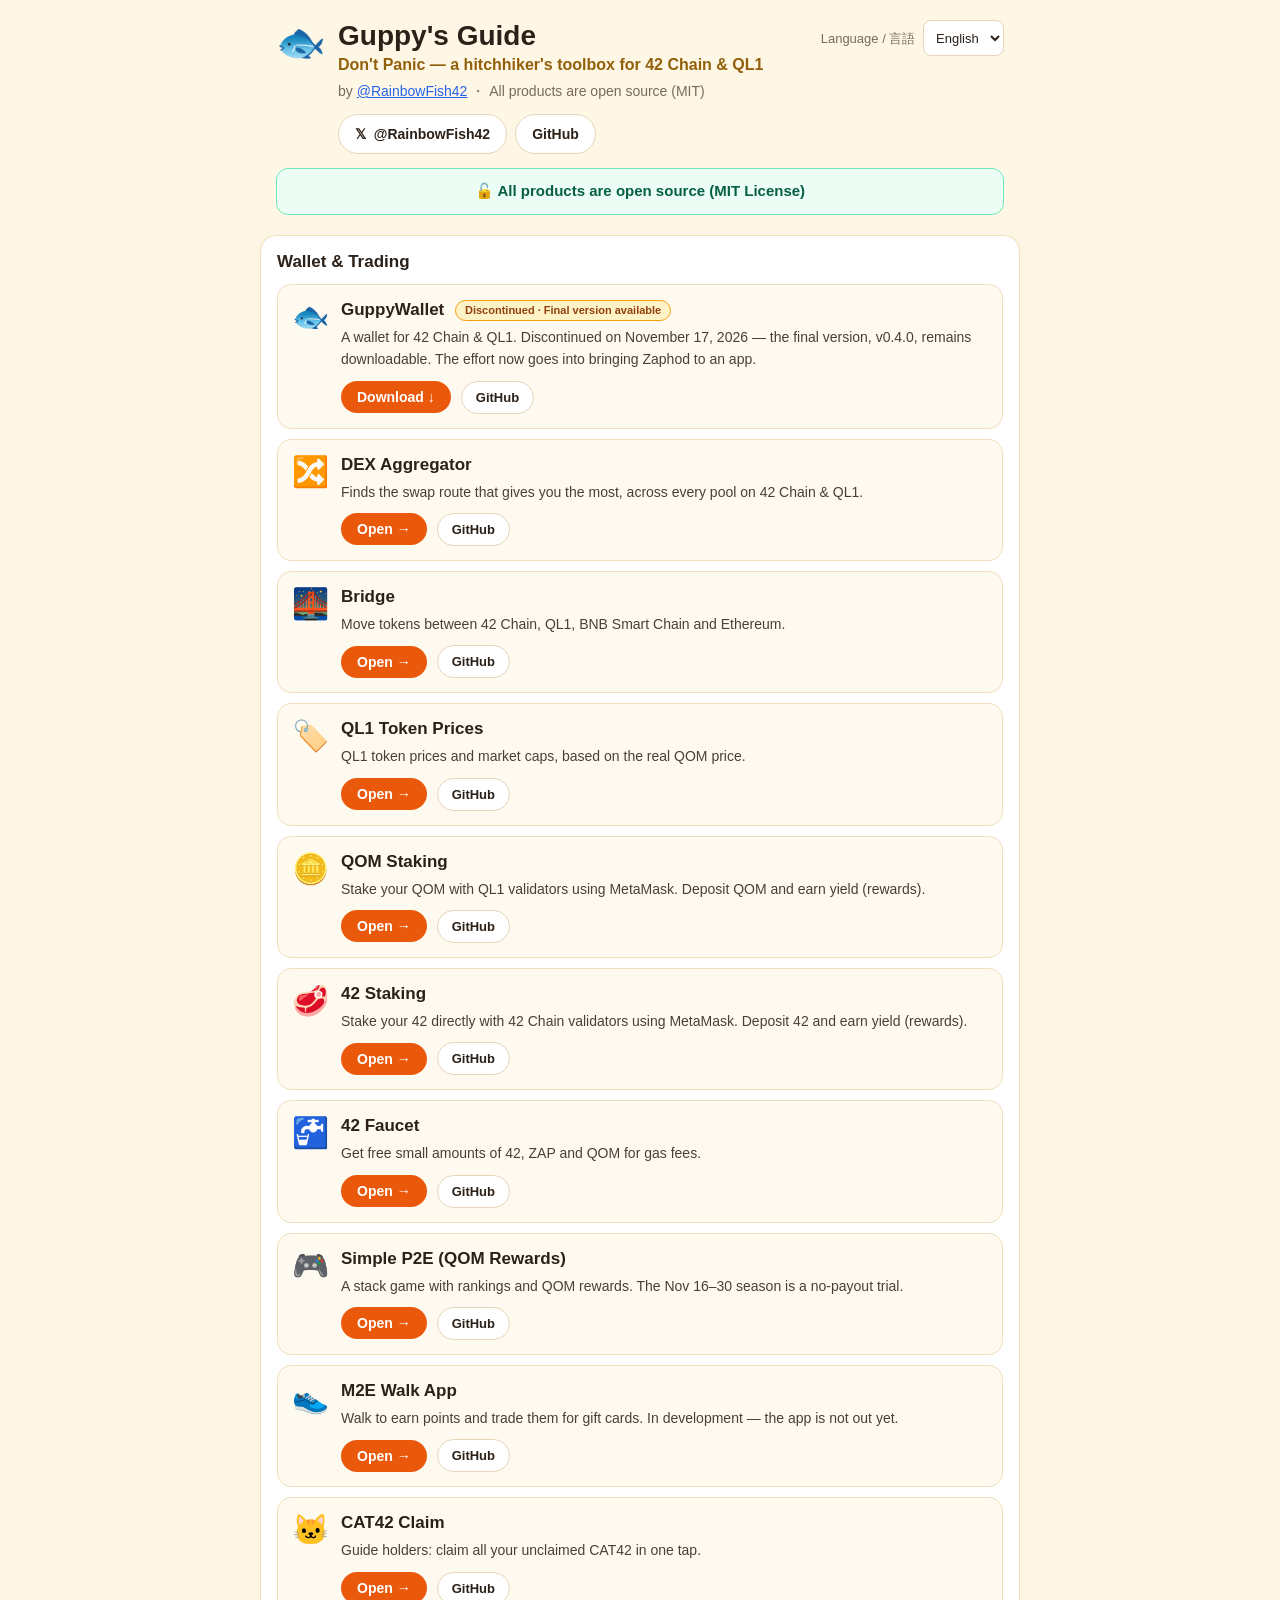
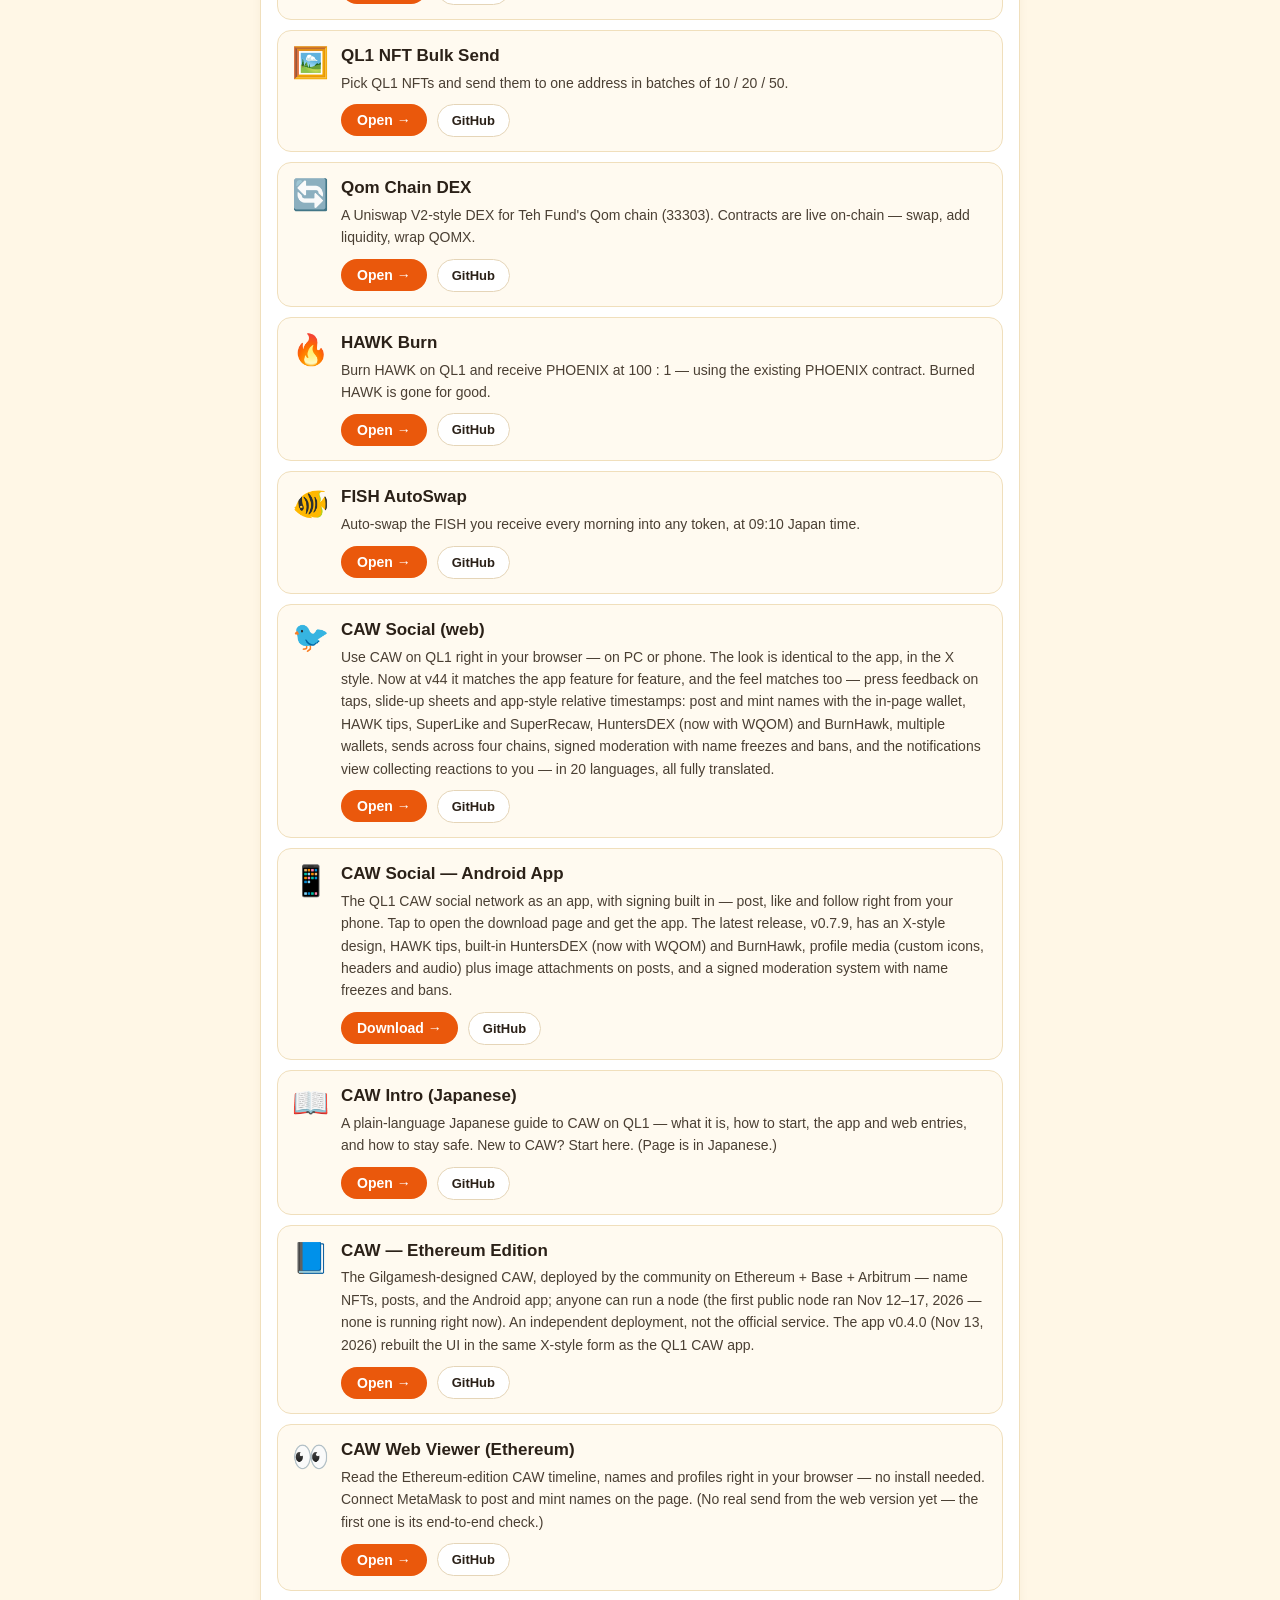
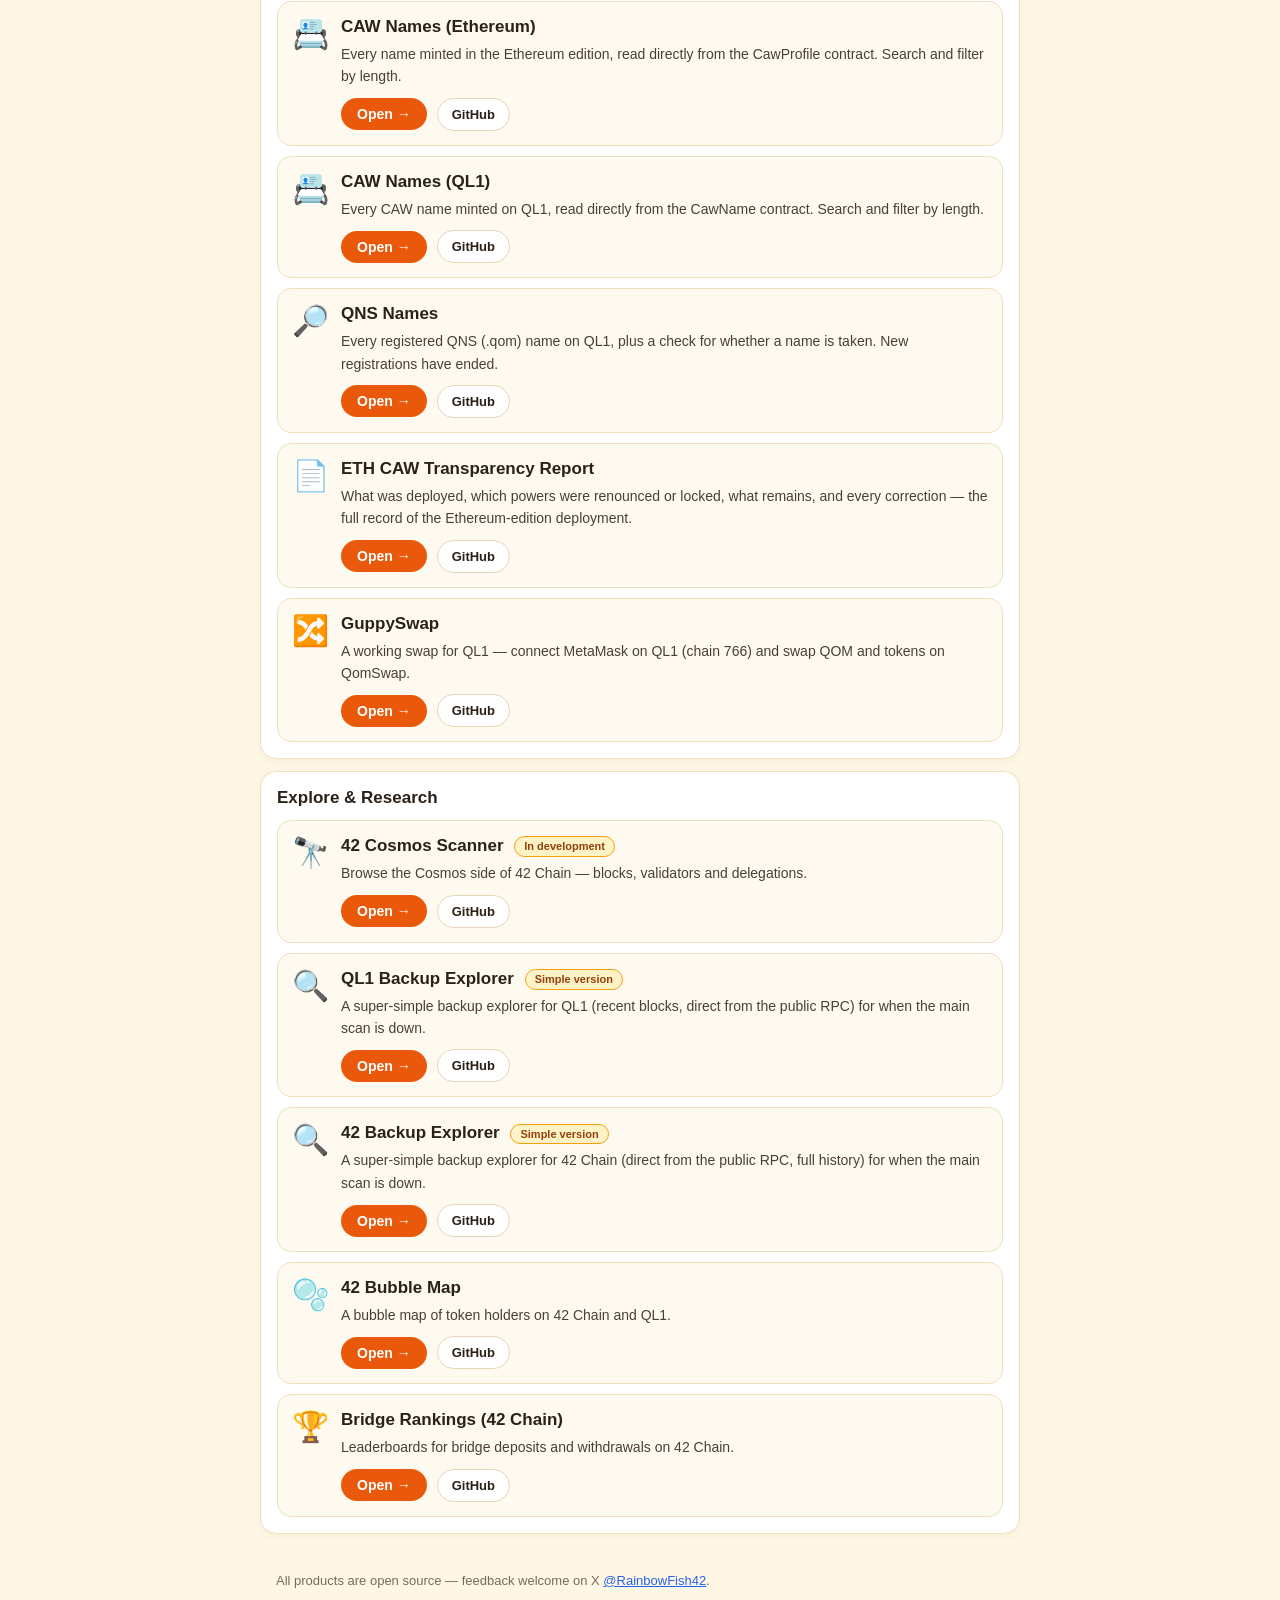
<file: docs/index.html>
<!DOCTYPE html>
<html lang="en">
<head>
<meta charset="utf-8">
<meta name="viewport" content="width=device-width, initial-scale=1">
<!-- BRAND: fallback title — app.js rewrites it from the BRAND constant -->
<title>Guppy's Guide — Don't Panic — a hitchhiker's toolbox for 42 Chain &amp; QL1</title>
<meta name="description" content="All tools by Histoire (@RainbowFish42) for 42 Chain & QL1 in one place. Every product is open source (MIT).">
<link rel="stylesheet" href="style.css">
<script>
(function () {
  var lang = null;
  try { lang = localStorage.getItem("links_lang"); } catch (e) {}
  location.replace((lang === "ja" ? "ja.html" : "en.html") + location.search + location.hash);
})();
</script>
</head>
<body>
<header>
  <!-- BRAND: site name (the live value comes from BRAND in app.js) -->
  <h1>Guppy's Guide</h1>
  <p class="sub">Choose your language / 言語を選んでください</p>
  <p class="sub"><a href="en.html">English</a> ・ <a href="ja.html">日本語</a></p>
  <noscript><p class="sub">JavaScript is disabled — please use the links above. / JavaScript が無効です。上のリンクからお進みください。</p></noscript>
</header>
</body>
</html>
</file>
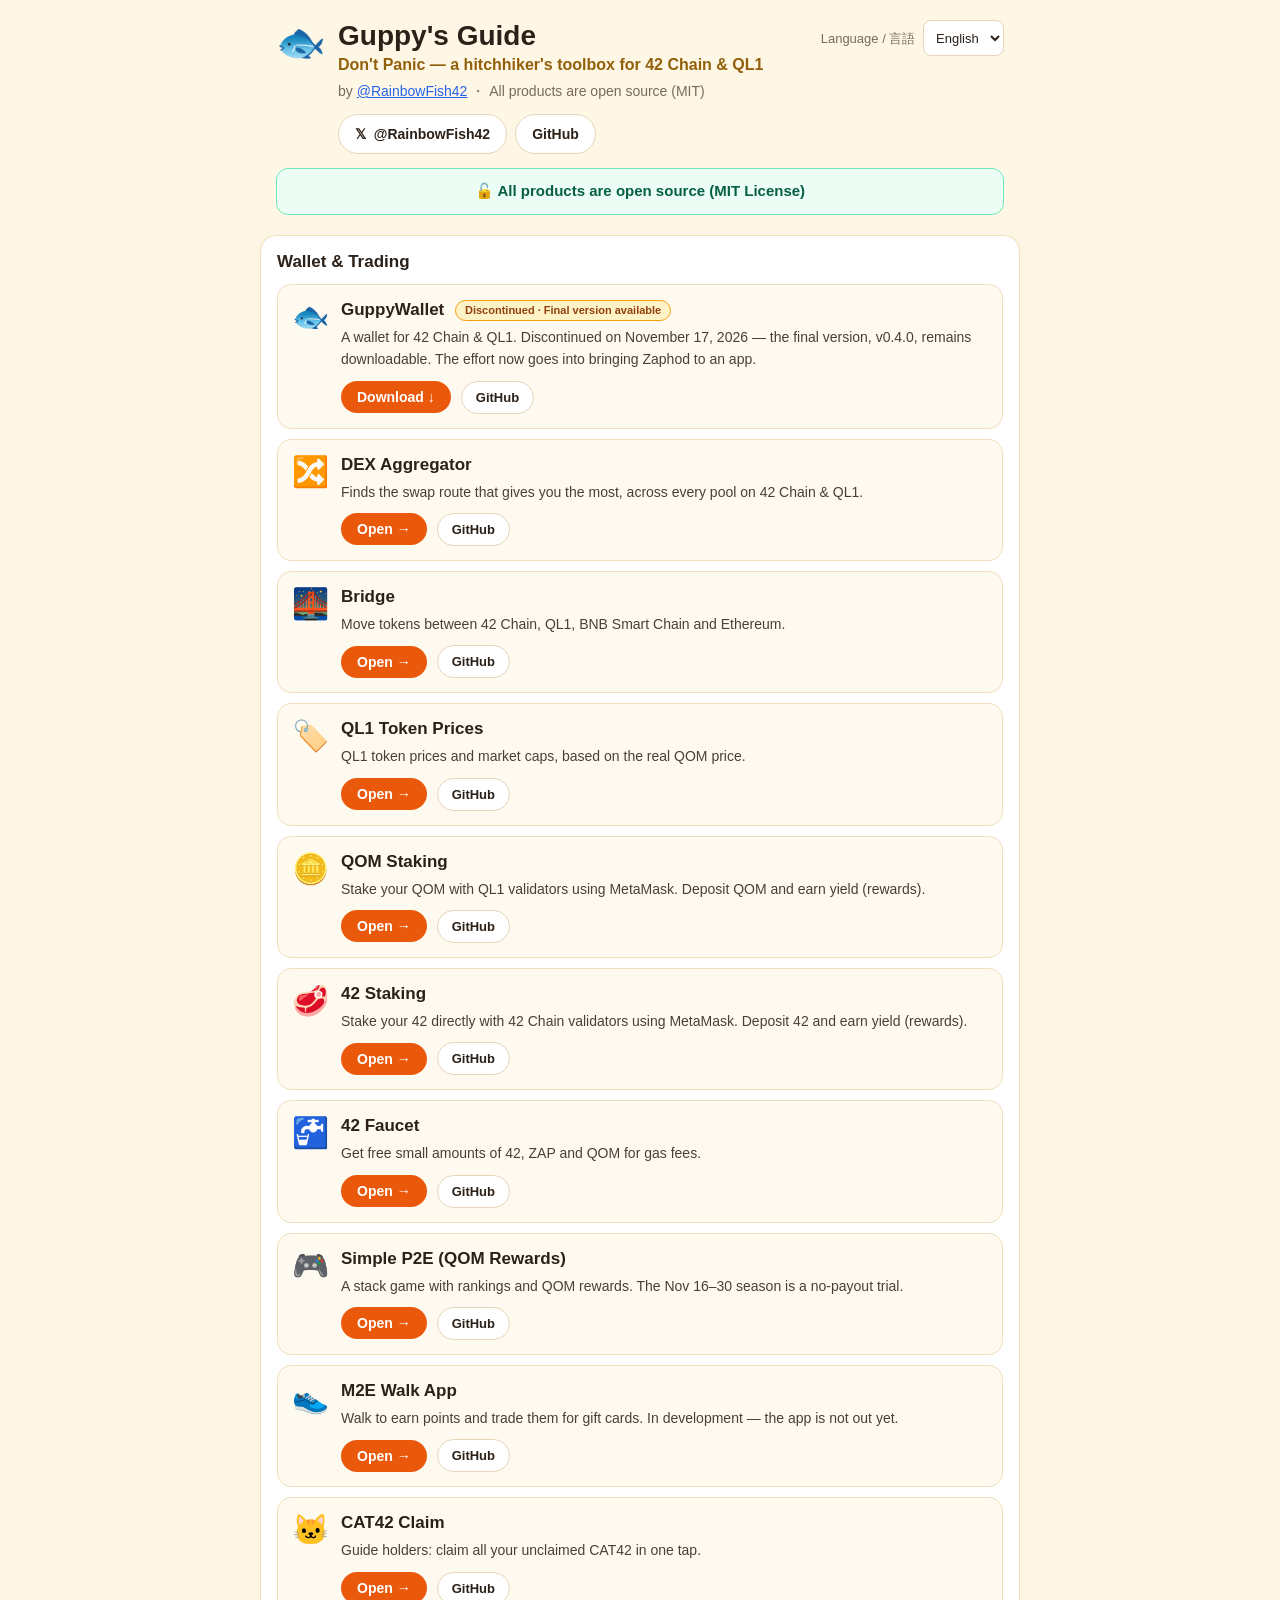
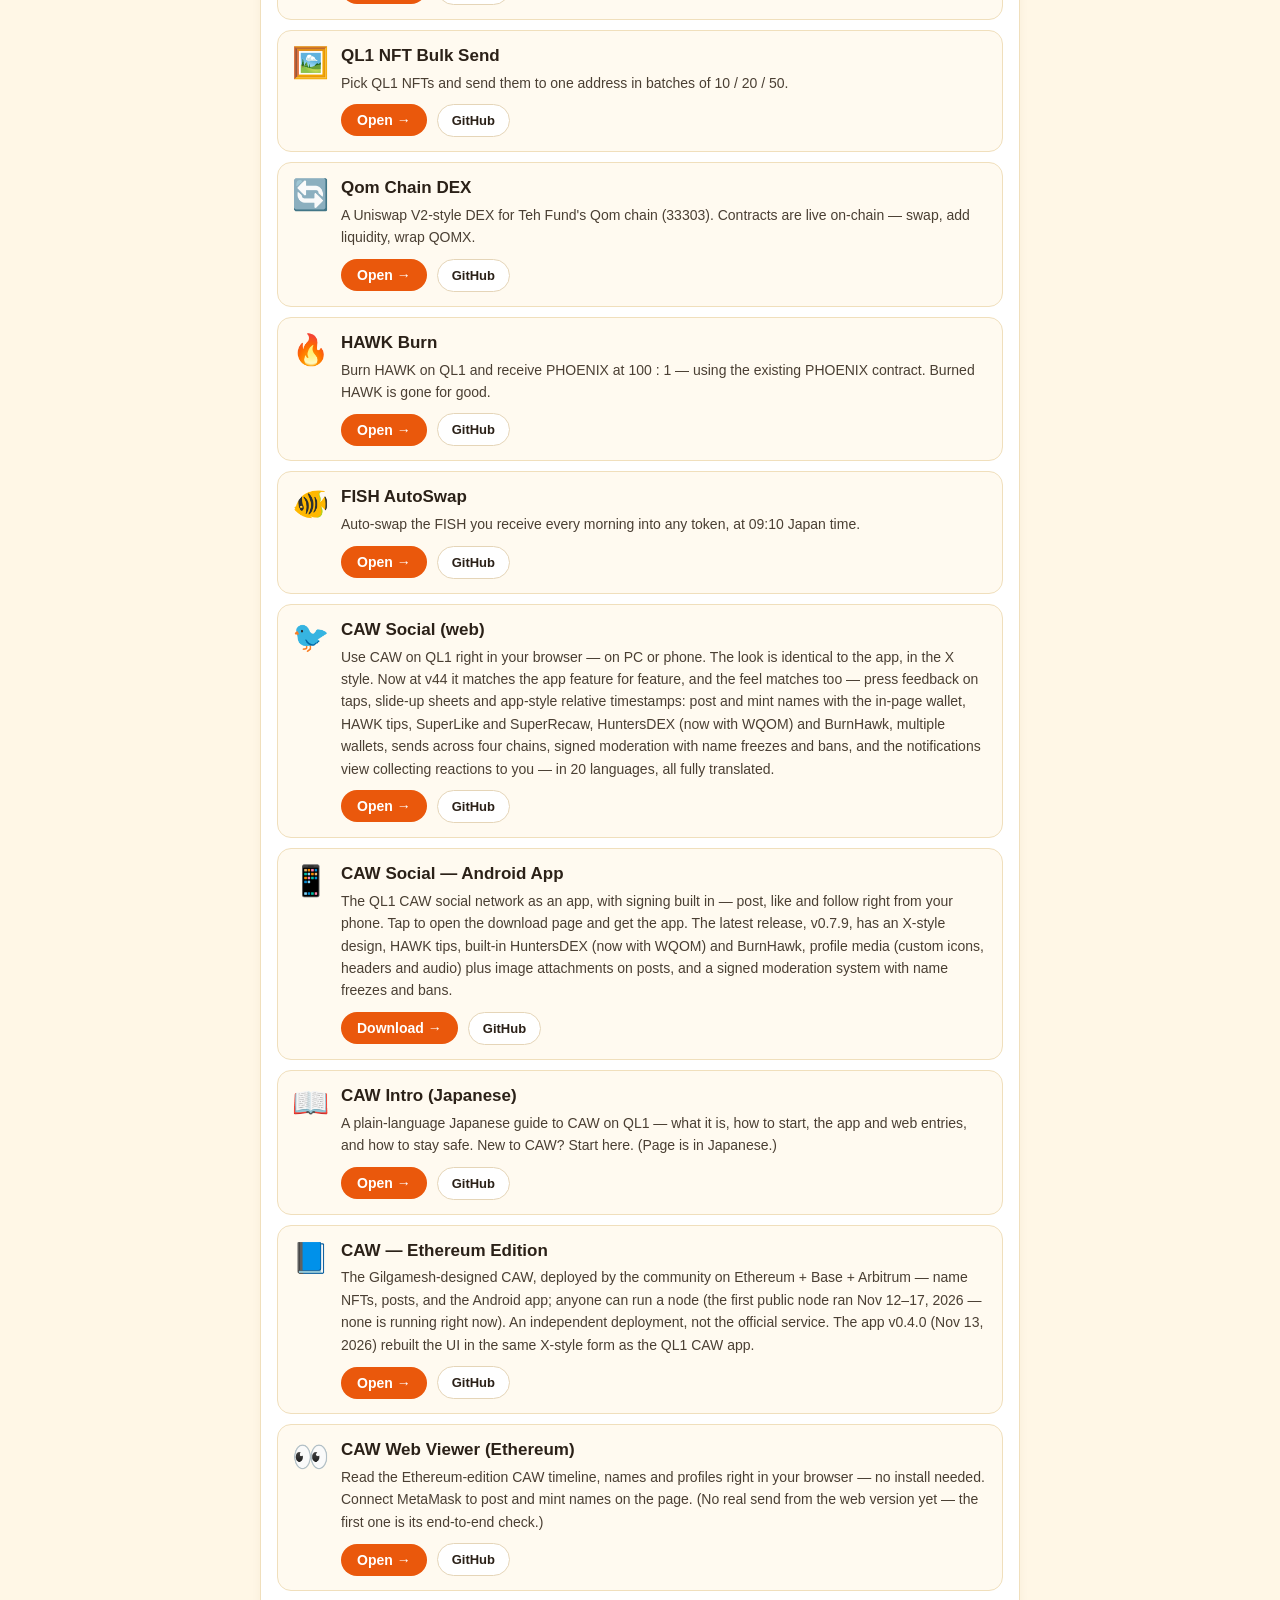
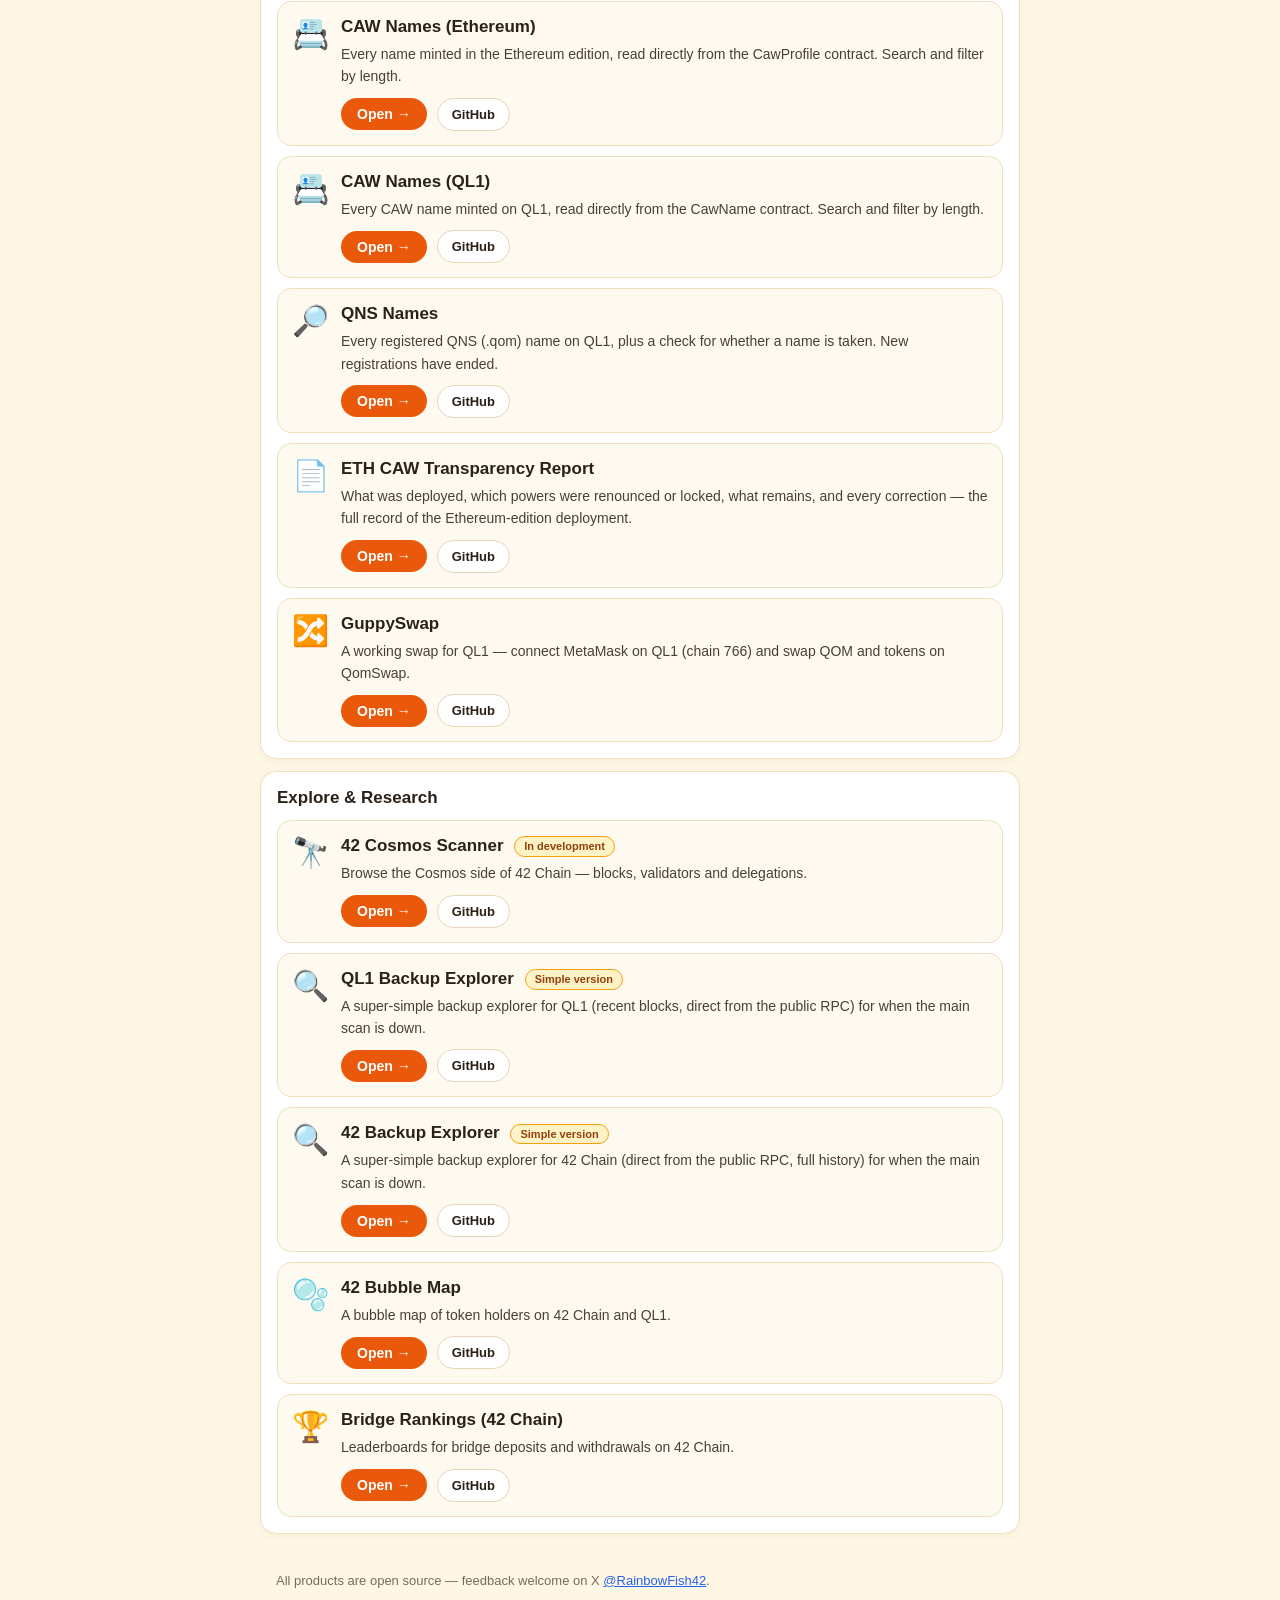
<file: docs/en.html>
<!DOCTYPE html>
<html lang="en">
<head>
<meta charset="utf-8">
<meta name="viewport" content="width=device-width, initial-scale=1">
<!-- BRAND: fallback title — app.js rewrites it from the BRAND constant -->
<title>Guppy's Guide — Don't Panic — a hitchhiker's toolbox for 42 Chain &amp; QL1</title>
<meta name="description" content="All tools by Histoire (@RainbowFish42) for 42 Chain & QL1 in one place. Every product is open source (MIT).">
<link rel="stylesheet" href="style.css">
</head>
<body>
<header>
  <span class="lang-switch"><label>Language / 言語 <select id="langSel"><option value="en" selected>English</option><option value="ja">日本語</option></select></label></span>
  <div class="brand">
    <span class="brand-emoji">🐟</span>
    <div>
      <!-- BRAND: site name (the live value comes from BRAND in app.js) -->
      <h1 data-brand="name">Guppy's Guide</h1>
      <!-- BRAND: tagline (the live value comes from BRAND in app.js) -->
      <p class="tagline" data-brand="tagline">Don't Panic — a hitchhiker's toolbox for 42 Chain &amp; QL1</p>
      <p class="sub">by <a class="head-link" href="https://x.com/RainbowFish42" target="_blank" rel="noopener">@RainbowFish42</a> ・ All products are open source (MIT)</p>
      <p class="head-links">
        <a class="head-btn" href="https://x.com/RainbowFish42" target="_blank" rel="noopener">𝕏&nbsp; @RainbowFish42</a>
        <a class="head-btn" href="https://github.com/QL1-Infinite42-Guppy-Histoire" target="_blank" rel="noopener">GitHub</a>
      </p>
    </div>
  </div>
  <p class="oss-banner">🔓 All products are open source (MIT License)</p>
</header>

<main>
  <section class="panel">
    <h2>Wallet &amp; Trading</h2>

    <article class="card">
      <a class="card-link" href="https://ql1-infinite42-guppy-histoire.github.io/GuppyWallet/" target="_blank" rel="noopener" aria-label="Download GuppyWallet"></a>
      <span class="card-emoji">🐟</span>
      <div class="card-main">
        <h3>GuppyWallet <span class="badge">Discontinued · Final version available</span></h3>
        <p>A wallet for 42 Chain &amp; QL1. Discontinued on November 17, 2026 — the final version, v0.4.0, remains downloadable. The effort now goes into bringing Zaphod to an app.</p>
        <div class="card-actions">
          <span class="open-chip">Download ↓</span>
          <a class="gh-link" href="https://github.com/QL1-Infinite42-Guppy-Histoire/GuppyWallet" target="_blank" rel="noopener">GitHub</a>
        </div>
      </div>
    </article>

    <article class="card">
      <a class="card-link" href="https://ql1-infinite42-guppy-histoire.github.io/dex-aggregator/" target="_blank" rel="noopener" aria-label="Open DEX Aggregator"></a>
      <span class="card-emoji">🔀</span>
      <div class="card-main">
        <h3>DEX Aggregator</h3>
        <p>Finds the swap route that gives you the most, across every pool on 42 Chain &amp; QL1.</p>
        <div class="card-actions">
          <span class="open-chip">Open →</span>
          <a class="gh-link" href="https://github.com/QL1-Infinite42-Guppy-Histoire/dex-aggregator" target="_blank" rel="noopener">GitHub</a>
        </div>
      </div>
    </article>

    <article class="card">
      <a class="card-link" href="https://ql1-infinite42-guppy-histoire.github.io/guppy-bridge/" target="_blank" rel="noopener" aria-label="Open Bridge"></a>
      <span class="card-emoji">🌉</span>
      <div class="card-main">
        <h3>Bridge</h3>
        <p>Move tokens between 42 Chain, QL1, BNB Smart Chain and Ethereum.</p>
        <div class="card-actions">
          <span class="open-chip">Open →</span>
          <a class="gh-link" href="https://github.com/QL1-Infinite42-Guppy-Histoire/guppy-bridge" target="_blank" rel="noopener">GitHub</a>
        </div>
      </div>
    </article>

    <article class="card">
      <a class="card-link" href="https://ql1-infinite42-guppy-histoire.github.io/ql1-token-prices/" target="_blank" rel="noopener" aria-label="Open QL1 Token Prices"></a>
      <span class="card-emoji">🏷️</span>
      <div class="card-main">
        <h3>QL1 Token Prices</h3>
        <p>QL1 token prices and market caps, based on the real QOM price.</p>
        <div class="card-actions">
          <span class="open-chip">Open →</span>
          <a class="gh-link" href="https://github.com/QL1-Infinite42-Guppy-Histoire/ql1-token-prices" target="_blank" rel="noopener">GitHub</a>
        </div>
      </div>
    </article>

    <article class="card">
      <a class="card-link" href="https://staking.qql1.com/" target="_blank" rel="noopener" aria-label="Open QOM Staking"></a>
      <span class="card-emoji">🪙</span>
      <div class="card-main">
        <h3>QOM Staking</h3>
        <p>Stake your QOM with QL1 validators using MetaMask. Deposit QOM and earn yield (rewards).</p>
        <div class="card-actions">
          <span class="open-chip">Open →</span>
          <a class="gh-link" href="https://github.com/QL1-Infinite42-Guppy-Histoire/qom-staking" target="_blank" rel="noopener">GitHub</a>
        </div>
      </div>
    </article>

    <article class="card">
      <a class="card-link" href="https://staking.id42.win/" target="_blank" rel="noopener" aria-label="Open 42 Staking"></a>
      <span class="card-emoji">🥩</span>
      <div class="card-main">
        <h3>42 Staking</h3>
        <p>Stake your 42 directly with 42 Chain validators using MetaMask. Deposit 42 and earn yield (rewards).</p>
        <div class="card-actions">
          <span class="open-chip">Open →</span>
          <a class="gh-link" href="https://github.com/QL1-Infinite42-Guppy-Histoire/42-staking" target="_blank" rel="noopener">GitHub</a>
        </div>
      </div>
    </article>

    <article class="card">
      <a class="card-link" href="https://ql1-infinite42-guppy-histoire.github.io/42-faucet/" target="_blank" rel="noopener" aria-label="Open 42 Faucet"></a>
      <span class="card-emoji">🚰</span>
      <div class="card-main">
        <h3>42 Faucet</h3>
        <p>Get free small amounts of 42, ZAP and QOM for gas fees.</p>
        <div class="card-actions">
          <span class="open-chip">Open →</span>
          <a class="gh-link" href="https://github.com/QL1-Infinite42-Guppy-Histoire/42-faucet" target="_blank" rel="noopener">GitHub</a>
        </div>
      </div>
    </article>
    <article class="card">
      <a class="card-link" href="https://ql1-infinite42-guppy-histoire.github.io/simple-p2e-site/" target="_blank" rel="noopener" aria-label="Open Simple P2E"></a>
      <span class="card-emoji">🎮</span>
      <div class="card-main">
        <h3>Simple P2E (QOM Rewards)</h3>
        <p>A stack game with rankings and QOM rewards. The Nov 16–30 season is a no-payout trial.</p>
        <div class="card-actions">
          <span class="open-chip">Open →</span>
          <a class="gh-link" href="https://github.com/QL1-Infinite42-Guppy-Histoire/simple-p2e-site" target="_blank" rel="noopener">GitHub</a>
        </div>
      </div>
    </article>
    <article class="card">
      <a class="card-link" href="https://ql1-infinite42-guppy-histoire.github.io/m2e-walk-app/" target="_blank" rel="noopener" aria-label="Open M2E Walk App"></a>
      <span class="card-emoji">👟</span>
      <div class="card-main">
        <h3>M2E Walk App</h3>
        <p>Walk to earn points and trade them for gift cards. In development — the app is not out yet.</p>
        <div class="card-actions">
          <span class="open-chip">Open →</span>
          <a class="gh-link" href="https://github.com/QL1-Infinite42-Guppy-Histoire/m2e-walk" target="_blank" rel="noopener">GitHub</a>
        </div>
      </div>
    </article>

    <article class="card">
      <a class="card-link" href="https://cat.id42.win/" target="_blank" rel="noopener" aria-label="Open CAT42 Claim"></a>
      <span class="card-emoji">🐱</span>
      <div class="card-main">
        <h3>CAT42 Claim</h3>
        <p>Guide holders: claim all your unclaimed CAT42 in one tap.</p>
        <div class="card-actions">
          <span class="open-chip">Open →</span>
          <a class="gh-link" href="https://github.com/QL1-Infinite42-Guppy-Histoire/cat42-claim" target="_blank" rel="noopener">GitHub</a>
        </div>
      </div>
    </article>
    <article class="card">
      <a class="card-link" href="https://nft.qql1.com/" target="_blank" rel="noopener" aria-label="Open QL1 NFT Bulk Send"></a>
      <span class="card-emoji">🖼️</span>
      <div class="card-main">
        <h3>QL1 NFT Bulk Send</h3>
        <p>Pick QL1 NFTs and send them to one address in batches of 10 / 20 / 50.</p>
        <div class="card-actions">
          <span class="open-chip">Open →</span>
          <a class="gh-link" href="https://github.com/QL1-Infinite42-Guppy-Histoire/nft-bulk-send" target="_blank" rel="noopener">GitHub</a>
        </div>
      </div>
    </article>
    <article class="card">
      <a class="card-link" href="https://ql1-infinite42-guppy-histoire.github.io/qom-dex/" target="_blank" rel="noopener" aria-label="Open Qom Chain DEX"></a>
      <span class="card-emoji">🔄</span>
      <div class="card-main">
        <h3>Qom Chain DEX</h3>
        <p>A Uniswap V2-style DEX for Teh Fund's Qom chain (33303). Contracts are live on-chain — swap, add liquidity, wrap QOMX.</p>
        <div class="card-actions">
          <span class="open-chip">Open →</span>
          <a class="gh-link" href="https://github.com/QL1-Infinite42-Guppy-Histoire/qom-dex" target="_blank" rel="noopener">GitHub</a>
        </div>
      </div>
    </article>

    <article class="card">
      <a class="card-link" href="https://hawk.qql1.com/" target="_blank" rel="noopener" aria-label="Open HAWK Burn"></a>
      <span class="card-emoji">🔥</span>
      <div class="card-main">
        <h3>HAWK Burn</h3>
        <p>Burn HAWK on QL1 and receive PHOENIX at 100 : 1 — using the existing PHOENIX contract. Burned HAWK is gone for good.</p>
        <div class="card-actions">
          <span class="open-chip">Open →</span>
          <a class="gh-link" href="https://github.com/QL1-Infinite42-Guppy-Histoire/hawk-burn" target="_blank" rel="noopener">GitHub</a>
        </div>
      </div>
    </article>

    <article class="card">
      <a class="card-link" href="https://fish.id42.win/" target="_blank" rel="noopener" aria-label="Open FISH AutoSwap"></a>
      <span class="card-emoji">🐠</span>
      <div class="card-main">
        <h3>FISH AutoSwap</h3>
        <p>Auto-swap the FISH you receive every morning into any token, at 09:10 Japan time.</p>
        <div class="card-actions">
          <span class="open-chip">Open →</span>
          <a class="gh-link" href="https://github.com/QL1-Infinite42-Guppy-Histoire/fish-autoswap" target="_blank" rel="noopener">GitHub</a>
        </div>
      </div>
    </article>

    <article class="card">
      <a class="card-link" href="https://qql1.com/" target="_blank" rel="noopener" aria-label="Open CAW Social (web)"></a>
      <span class="card-emoji">🐦</span>
      <div class="card-main">
        <h3>CAW Social (web)</h3>
        <p>Use CAW on QL1 right in your browser — on PC or phone. The look is identical to the app, in the X style. Now at v44 it matches the app feature for feature, and the feel matches too — press feedback on taps, slide-up sheets and app-style relative timestamps: post and mint names with the in-page wallet, HAWK tips, SuperLike and SuperRecaw, HuntersDEX (now with WQOM) and BurnHawk, multiple wallets, sends across four chains, signed moderation with name freezes and bans, and the notifications view collecting reactions to you — in 20 languages, all fully translated.</p>
        <div class="card-actions">
          <span class="open-chip">Open →</span>
          <a class="gh-link" href="https://github.com/QL1-Infinite42-Guppy-Histoire/caw-social-ql1" target="_blank" rel="noopener">GitHub</a>
        </div>
      </div>
    </article>

    <article class="card">
      <a class="card-link" href="https://app.qql1.com/" target="_blank" rel="noopener" aria-label="Open CAW Social — Android app download page"></a>
      <span class="card-emoji">📱</span>
      <div class="card-main">
        <h3>CAW Social — Android App</h3>
        <p>The QL1 CAW social network as an app, with signing built in — post, like and follow right from your phone. Tap to open the download page and get the app. The latest release, v0.7.9, has an X-style design, HAWK tips, built-in HuntersDEX (now with WQOM) and BurnHawk, profile media (custom icons, headers and audio) plus image attachments on posts, and a signed moderation system with name freezes and bans.</p>
        <div class="card-actions">
          <span class="open-chip">Download →</span>
          <a class="gh-link" href="https://github.com/QL1-Infinite42-Guppy-Histoire/caw-social-app" target="_blank" rel="noopener">GitHub</a>
        </div>
      </div>
    </article>

    <article class="card">
      <a class="card-link" href="https://ql1-infinite42-guppy-histoire.github.io/caw-intro-jp/" target="_blank" rel="noopener" aria-label="Open the CAW intro site (Japanese)"></a>
      <span class="card-emoji">📖</span>
      <div class="card-main">
        <h3>CAW Intro (Japanese)</h3>
        <p>A plain-language Japanese guide to CAW on QL1 — what it is, how to start, the app and web entries, and how to stay safe. New to CAW? Start here. (Page is in Japanese.)</p>
        <div class="card-actions">
          <span class="open-chip">Open →</span>
          <a class="gh-link" href="https://github.com/QL1-Infinite42-Guppy-Histoire/caw-intro-jp" target="_blank" rel="noopener">GitHub</a>
        </div>
      </div>
    </article>
    <article class="card">
      <a class="card-link" href="https://ql1-infinite42-guppy-histoire.github.io/eth-caw/" target="_blank" rel="noopener" aria-label="Open CAW — Ethereum Edition"></a>
      <span class="card-emoji">📘</span>
      <div class="card-main">
        <h3>CAW — Ethereum Edition</h3>
        <p>The Gilgamesh-designed CAW, deployed by the community on Ethereum + Base + Arbitrum — name NFTs, posts, and the Android app; anyone can run a node (the first public node ran Nov 12–17, 2026 — none is running right now). An independent deployment, not the official service. The app v0.4.0 (Nov 13, 2026) rebuilt the UI in the same X-style form as the QL1 CAW app.</p>
        <div class="card-actions">
          <span class="open-chip">Open →</span>
          <a class="gh-link" href="https://github.com/QL1-Infinite42-Guppy-Histoire/eth-caw" target="_blank" rel="noopener">GitHub</a>
        </div>
      </div>
    </article>

    <article class="card">
      <a class="card-link" href="https://ql1-infinite42-guppy-histoire.github.io/eth-caw-web/" target="_blank" rel="noopener" aria-label="Open the CAW web viewer (Ethereum)"></a>
      <span class="card-emoji">👀</span>
      <div class="card-main">
        <h3>CAW Web Viewer (Ethereum)</h3>
        <p>Read the Ethereum-edition CAW timeline, names and profiles right in your browser — no install needed. Connect MetaMask to post and mint names on the page. (No real send from the web version yet — the first one is its end-to-end check.)</p>
        <div class="card-actions">
          <span class="open-chip">Open →</span>
          <a class="gh-link" href="https://github.com/QL1-Infinite42-Guppy-Histoire/eth-caw-web" target="_blank" rel="noopener">GitHub</a>
        </div>
      </div>
    </article>

    <article class="card">
      <a class="card-link" href="https://ql1-infinite42-guppy-histoire.github.io/eth-caw-names/" target="_blank" rel="noopener" aria-label="Open the CAW name directory (Ethereum)"></a>
      <span class="card-emoji">📇</span>
      <div class="card-main">
        <h3>CAW Names (Ethereum)</h3>
        <p>Every name minted in the Ethereum edition, read directly from the CawProfile contract. Search and filter by length.</p>
        <div class="card-actions">
          <span class="open-chip">Open →</span>
          <a class="gh-link" href="https://github.com/QL1-Infinite42-Guppy-Histoire/eth-caw-names" target="_blank" rel="noopener">GitHub</a>
        </div>
      </div>
    </article>

    <article class="card">
      <a class="card-link" href="https://cawname.qql1.com/" target="_blank" rel="noopener" aria-label="Open the CAW name directory (QL1)"></a>
      <span class="card-emoji">📇</span>
      <div class="card-main">
        <h3>CAW Names (QL1)</h3>
        <p>Every CAW name minted on QL1, read directly from the CawName contract. Search and filter by length.</p>
        <div class="card-actions">
          <span class="open-chip">Open →</span>
          <a class="gh-link" href="https://github.com/QL1-Infinite42-Guppy-Histoire/ql1-caw-names" target="_blank" rel="noopener">GitHub</a>
        </div>
      </div>
    </article>

    <article class="card">
      <a class="card-link" href="https://ql1-infinite42-guppy-histoire.github.io/qns-names/" target="_blank" rel="noopener" aria-label="Open the QNS name directory"></a>
      <span class="card-emoji">🔎</span>
      <div class="card-main">
        <h3>QNS Names</h3>
        <p>Every registered QNS (.qom) name on QL1, plus a check for whether a name is taken. New registrations have ended.</p>
        <div class="card-actions">
          <span class="open-chip">Open →</span>
          <a class="gh-link" href="https://github.com/QL1-Infinite42-Guppy-Histoire/qns-names" target="_blank" rel="noopener">GitHub</a>
        </div>
      </div>
    </article>

    <article class="card">
      <a class="card-link" href="https://ql1-infinite42-guppy-histoire.github.io/eth-caw-transparency/" target="_blank" rel="noopener" aria-label="Open the ETH CAW transparency report"></a>
      <span class="card-emoji">📄</span>
      <div class="card-main">
        <h3>ETH CAW Transparency Report</h3>
        <p>What was deployed, which powers were renounced or locked, what remains, and every correction — the full record of the Ethereum-edition deployment.</p>
        <div class="card-actions">
          <span class="open-chip">Open →</span>
          <a class="gh-link" href="https://github.com/QL1-Infinite42-Guppy-Histoire/eth-caw-transparency" target="_blank" rel="noopener">GitHub</a>
        </div>
      </div>
    </article>

    <article class="card">
      <a class="card-link" href="https://swap.qql1.com/" target="_blank" rel="noopener" aria-label="Open GuppySwap"></a>
      <span class="card-emoji">🔀</span>
      <div class="card-main">
        <h3>GuppySwap</h3>
        <p>A working swap for QL1 — connect MetaMask on QL1 (chain 766) and swap QOM and tokens on QomSwap.</p>
        <div class="card-actions">
          <span class="open-chip">Open →</span>
          <a class="gh-link" href="https://github.com/QL1-Infinite42-Guppy-Histoire/guppyswap" target="_blank" rel="noopener">GitHub</a>
        </div>
      </div>
    </article>
  </section>

  <section class="panel">
    <h2>Explore &amp; Research</h2>

    <article class="card">
      <a class="card-link" href="https://ql1-infinite42-guppy-histoire.github.io/42-cosmos-scan/" target="_blank" rel="noopener" aria-label="Open 42 Cosmos Scanner"></a>
      <span class="card-emoji">🔭</span>
      <div class="card-main">
        <h3>42 Cosmos Scanner <span class="badge">In development</span></h3>
        <p>Browse the Cosmos side of 42 Chain — blocks, validators and delegations.</p>
        <div class="card-actions">
          <span class="open-chip">Open →</span>
          <a class="gh-link" href="https://github.com/QL1-Infinite42-Guppy-Histoire/42-cosmos-scan" target="_blank" rel="noopener">GitHub</a>
        </div>
      </div>
    </article>

    <article class="card">
      <a class="card-link" href="https://scan.qql1.com/" target="_blank" rel="noopener" aria-label="Open QL1 Backup Explorer"></a>
      <span class="card-emoji">🔍</span>
      <div class="card-main">
        <h3>QL1 Backup Explorer <span class="badge">Simple version</span></h3>
        <p>A super-simple backup explorer for QL1 (recent blocks, direct from the public RPC) for when the main scan is down.</p>
        <div class="card-actions">
          <span class="open-chip">Open →</span>
          <a class="gh-link" href="https://github.com/QL1-Infinite42-Guppy-Histoire/ql1-scan-backup" target="_blank" rel="noopener">GitHub</a>
        </div>
      </div>
    </article>

    

    <article class="card">
      <a class="card-link" href="https://scan.id42.win/" target="_blank" rel="noopener" aria-label="Open 42 Backup Explorer"></a>
      <span class="card-emoji">🔍</span>
      <div class="card-main">
        <h3>42 Backup Explorer <span class="badge">Simple version</span></h3>
        <p>A super-simple backup explorer for 42 Chain (direct from the public RPC, full history) for when the main scan is down.</p>
        <div class="card-actions">
          <span class="open-chip">Open →</span>
          <a class="gh-link" href="https://github.com/QL1-Infinite42-Guppy-Histoire/42-scan-backup" target="_blank" rel="noopener">GitHub</a>
        </div>
      </div>
    </article>

    

    
    <article class="card">
      <a class="card-link" href="https://ql1-infinite42-guppy-histoire.github.io/42-bubblemap/" target="_blank" rel="noopener" aria-label="Open 42 Bubble Map"></a>
      <span class="card-emoji">🫧</span>
      <div class="card-main">
        <h3>42 Bubble Map</h3>
        <p>A bubble map of token holders on 42 Chain and QL1.</p>
        <div class="card-actions">
          <span class="open-chip">Open →</span>
          <a class="gh-link" href="https://github.com/QL1-Infinite42-Guppy-Histoire/42-bubblemap" target="_blank" rel="noopener">GitHub</a>
        </div>
      </div>
    </article>
    <article class="card">
      <a class="card-link" href="https://ql1-infinite42-guppy-histoire.github.io/42-bridge-rankings/" target="_blank" rel="noopener" aria-label="Open Bridge Rankings"></a>
      <span class="card-emoji">🏆</span>
      <div class="card-main">
        <h3>Bridge Rankings (42 Chain)</h3>
        <p>Leaderboards for bridge deposits and withdrawals on 42 Chain.</p>
        <div class="card-actions">
          <span class="open-chip">Open →</span>
          <a class="gh-link" href="https://github.com/QL1-Infinite42-Guppy-Histoire/42-bridge-rankings" target="_blank" rel="noopener">GitHub</a>
        </div>
      </div>
    </article>
  </section>
</main>

<footer>
  <p>All products are open source — feedback welcome on X <a href="https://x.com/RainbowFish42" target="_blank" rel="noopener">@RainbowFish42</a>.</p>
</footer>

<script src="app.js?v=1"></script>
</body>
</html>
</file>
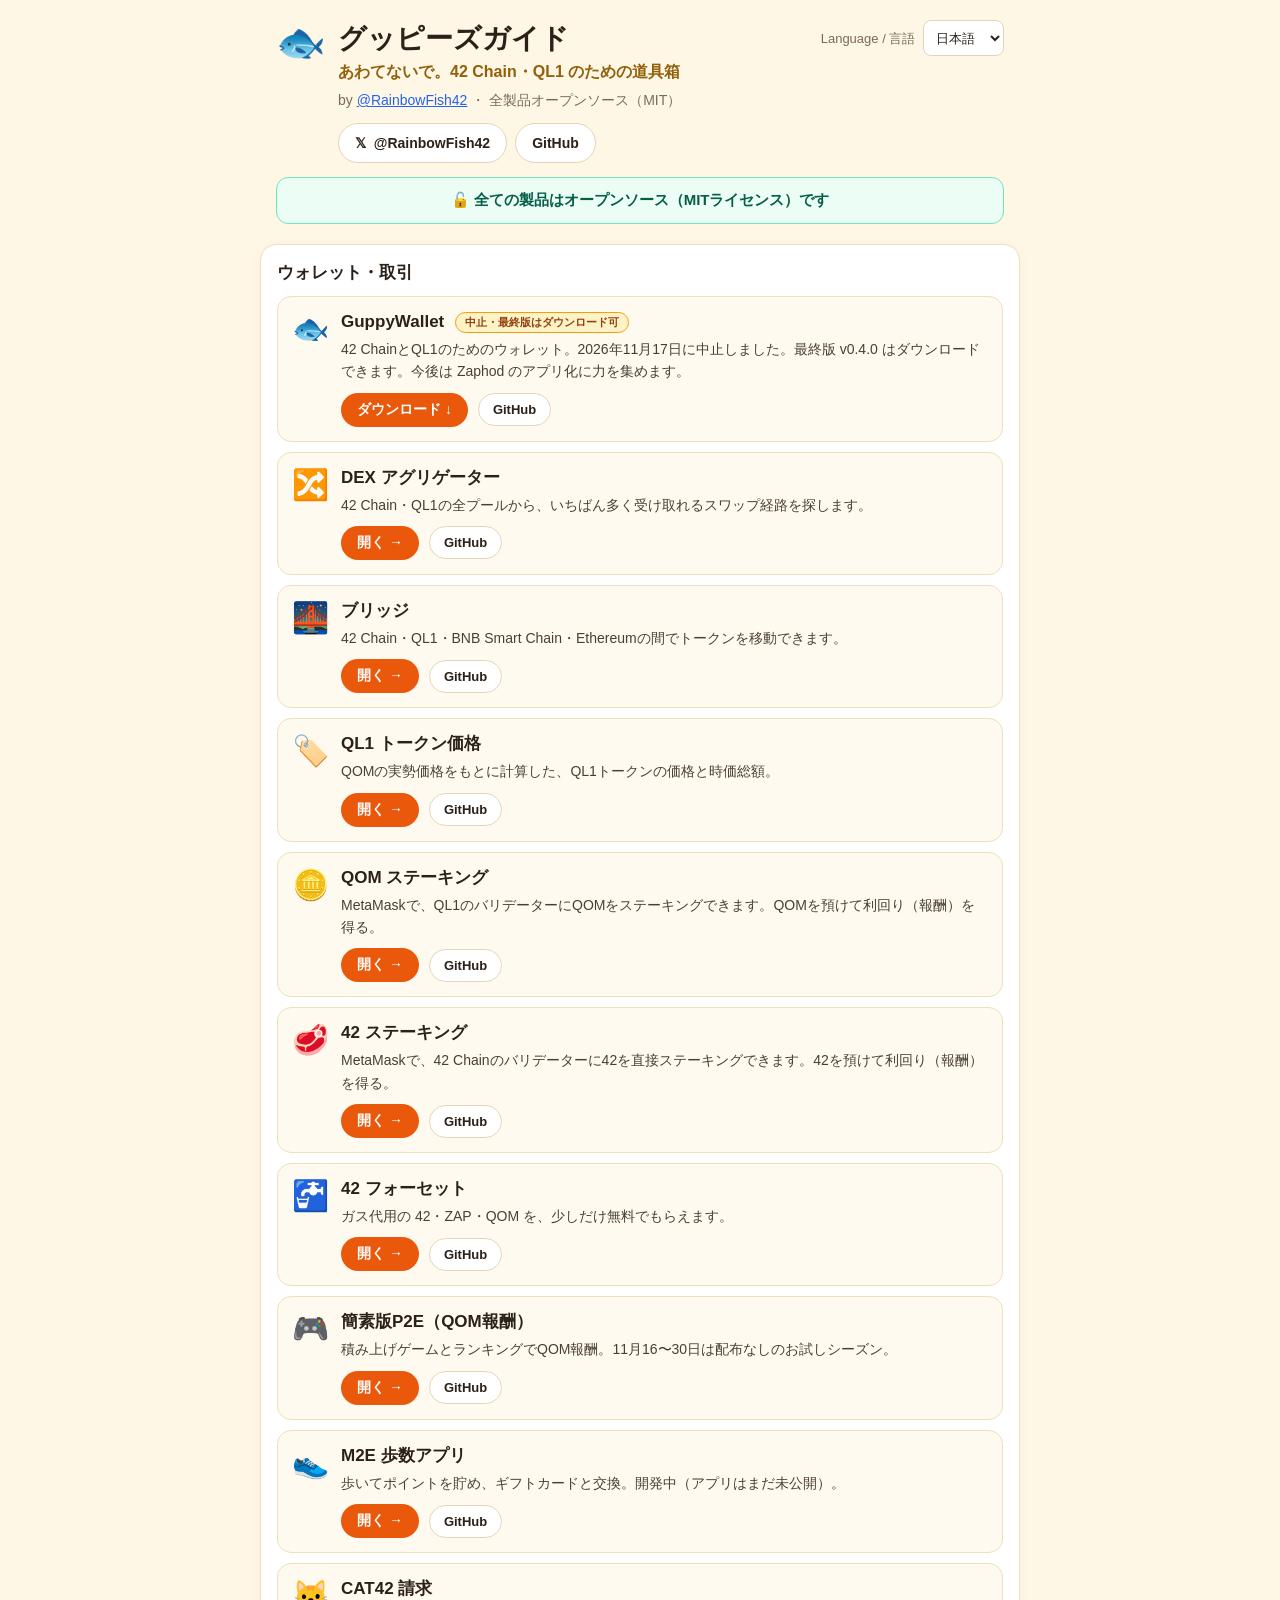
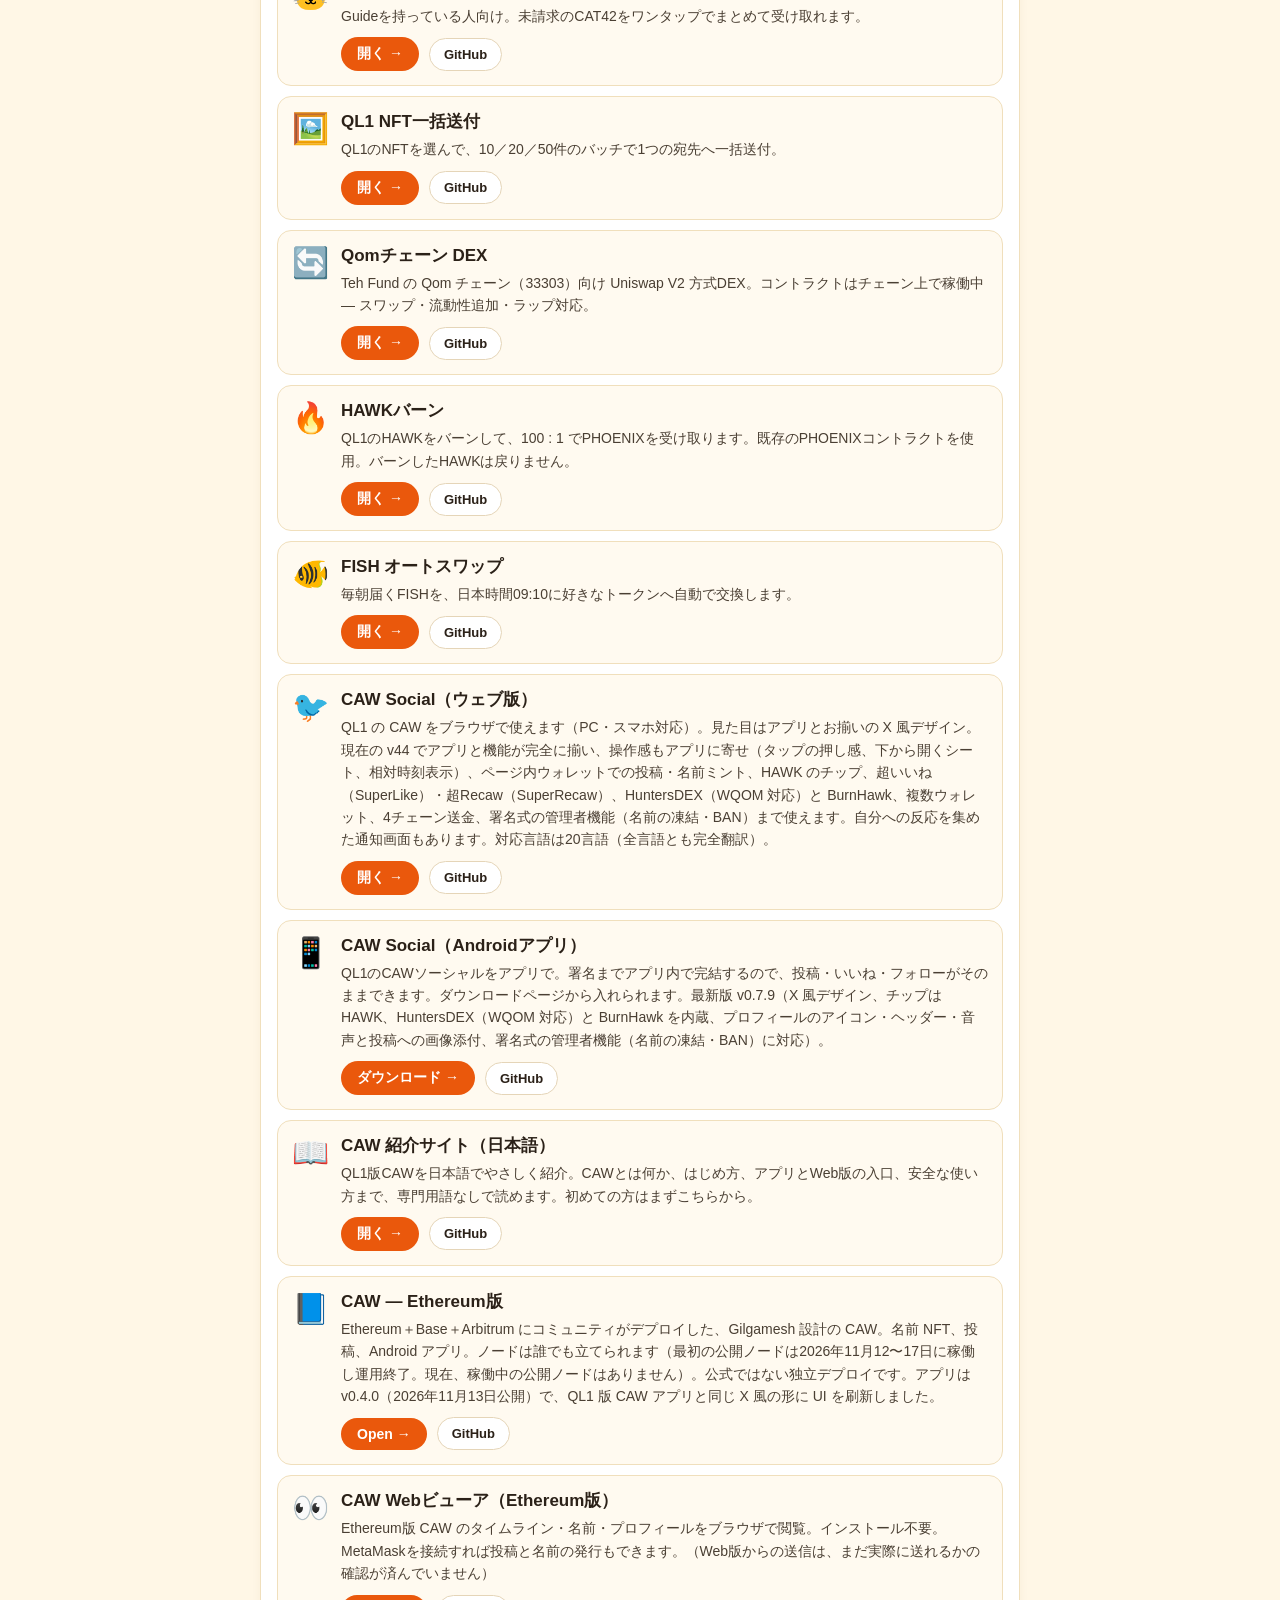
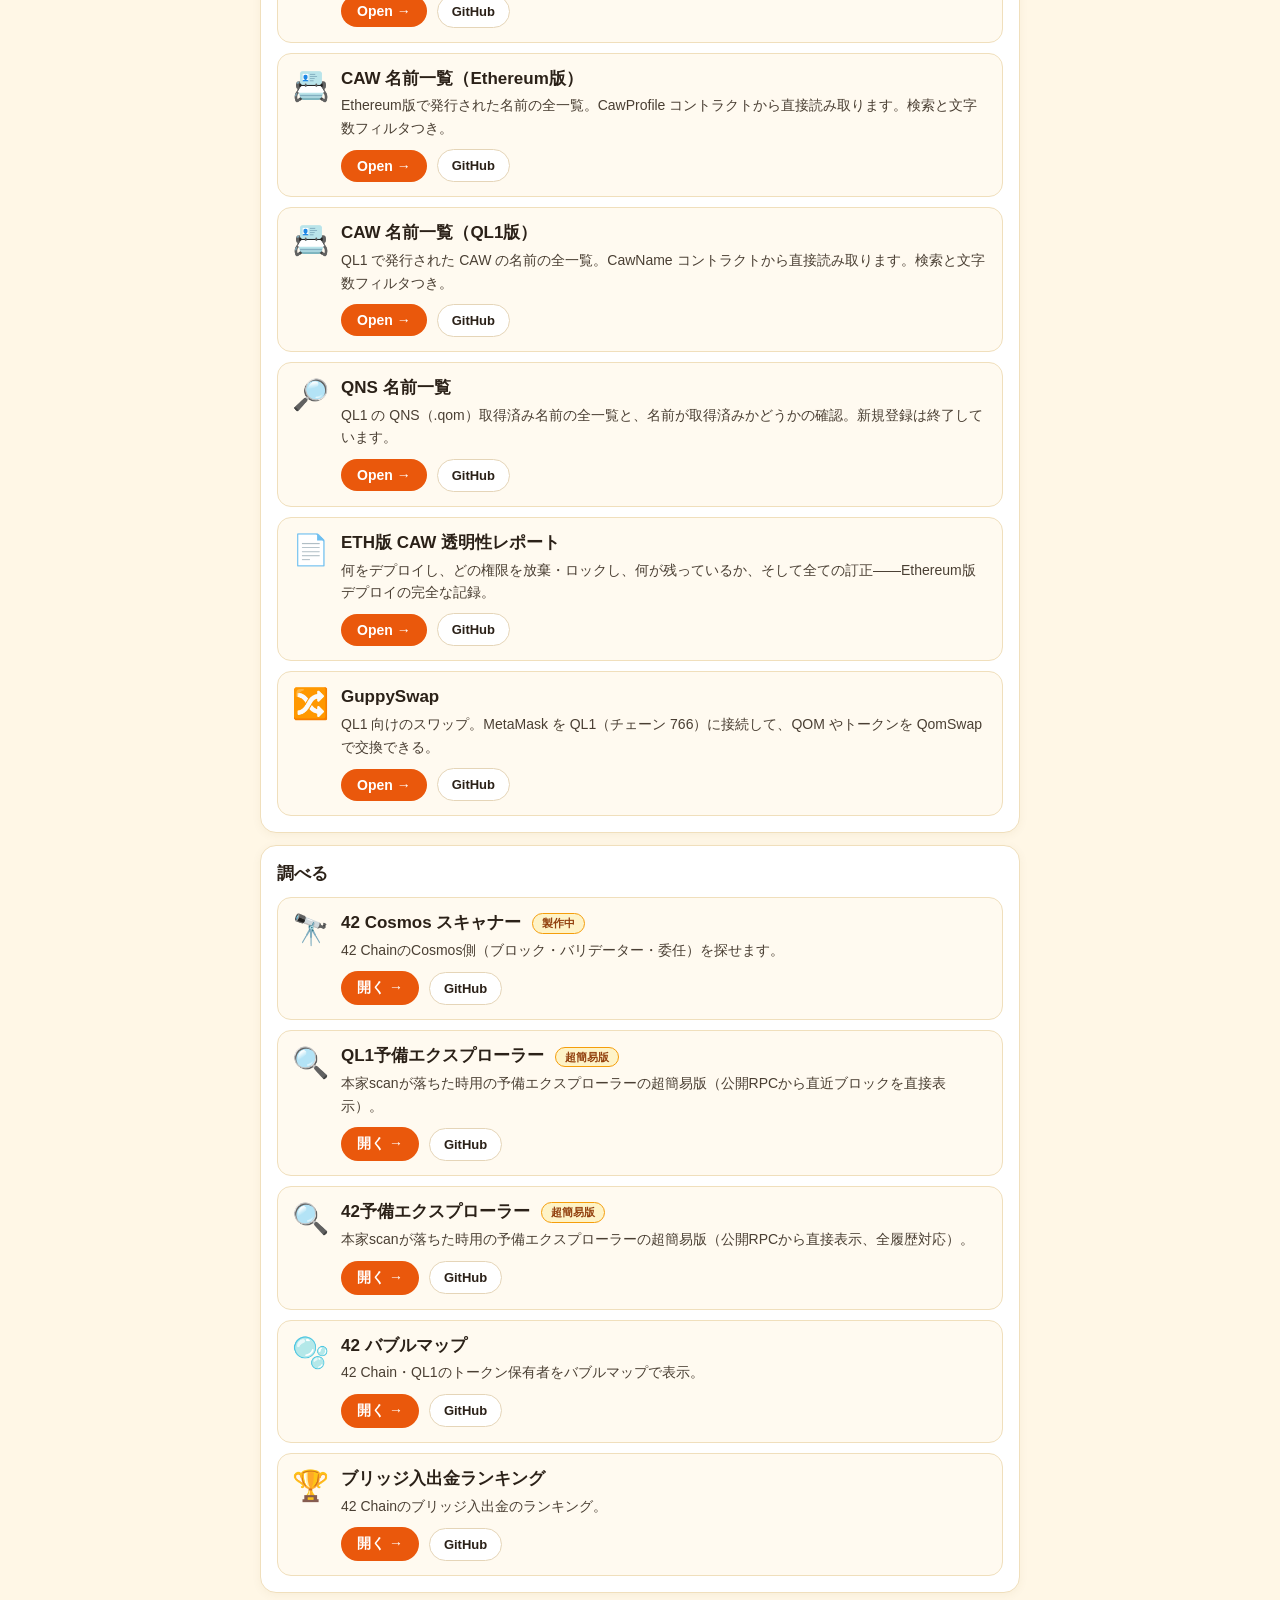
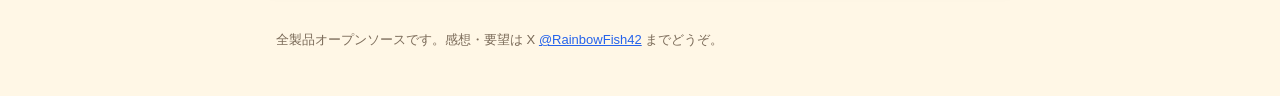
<file: docs/ja.html>
<!DOCTYPE html>
<html lang="ja">
<head>
<meta charset="utf-8">
<meta name="viewport" content="width=device-width, initial-scale=1">
<!-- BRAND: フォールバック用タイトル — app.js が BRAND 定数から書き換えます -->
<title>グッピーズガイド — あわてないで。42 Chain・QL1 のための道具箱</title>
<meta name="description" content="Histoire（@RainbowFish42）が作った 42 Chain・QL1 向けツールのリンク集。全製品オープンソース（MIT）。">
<link rel="stylesheet" href="style.css">
</head>
<body>
<header>
  <span class="lang-switch"><label>Language / 言語 <select id="langSel"><option value="en">English</option><option value="ja" selected>日本語</option></select></label></span>
  <div class="brand">
    <span class="brand-emoji">🐟</span>
    <div>
      <!-- BRAND: サイト名（実際の値は app.js の BRAND から入ります） -->
      <h1 data-brand="name">グッピーズガイド</h1>
      <!-- BRAND: キャッチコピー（実際の値は app.js の BRAND から入ります） -->
      <p class="tagline" data-brand="tagline">あわてないで。42 Chain・QL1 のための道具箱</p>
      <p class="sub">by <a class="head-link" href="https://x.com/RainbowFish42" target="_blank" rel="noopener">@RainbowFish42</a> ・ 全製品オープンソース（MIT）</p>
      <p class="head-links">
        <a class="head-btn" href="https://x.com/RainbowFish42" target="_blank" rel="noopener">𝕏&nbsp; @RainbowFish42</a>
        <a class="head-btn" href="https://github.com/QL1-Infinite42-Guppy-Histoire" target="_blank" rel="noopener">GitHub</a>
      </p>
    </div>
  </div>
  <p class="oss-banner">🔓 全ての製品はオープンソース（MITライセンス）です</p>
</header>

<main>
  <section class="panel">
    <h2>ウォレット・取引</h2>

    <article class="card">
      <a class="card-link" href="https://ql1-infinite42-guppy-histoire.github.io/GuppyWallet/" target="_blank" rel="noopener" aria-label="GuppyWallet をダウンロード"></a>
      <span class="card-emoji">🐟</span>
      <div class="card-main">
        <h3>GuppyWallet <span class="badge">中止・最終版はダウンロード可</span></h3>
        <p>42 ChainとQL1のためのウォレット。2026年11月17日に中止しました。最終版 v0.4.0 はダウンロードできます。今後は Zaphod のアプリ化に力を集めます。</p>
        <div class="card-actions">
          <span class="open-chip">ダウンロード ↓</span>
          <a class="gh-link" href="https://github.com/QL1-Infinite42-Guppy-Histoire/GuppyWallet" target="_blank" rel="noopener">GitHub</a>
        </div>
      </div>
    </article>

    <article class="card">
      <a class="card-link" href="https://ql1-infinite42-guppy-histoire.github.io/dex-aggregator/" target="_blank" rel="noopener" aria-label="DEX アグリゲーターを開く"></a>
      <span class="card-emoji">🔀</span>
      <div class="card-main">
        <h3>DEX アグリゲーター</h3>
        <p>42 Chain・QL1の全プールから、いちばん多く受け取れるスワップ経路を探します。</p>
        <div class="card-actions">
          <span class="open-chip">開く →</span>
          <a class="gh-link" href="https://github.com/QL1-Infinite42-Guppy-Histoire/dex-aggregator" target="_blank" rel="noopener">GitHub</a>
        </div>
      </div>
    </article>

    <article class="card">
      <a class="card-link" href="https://ql1-infinite42-guppy-histoire.github.io/guppy-bridge/" target="_blank" rel="noopener" aria-label="ブリッジを開く"></a>
      <span class="card-emoji">🌉</span>
      <div class="card-main">
        <h3>ブリッジ</h3>
        <p>42 Chain・QL1・BNB Smart Chain・Ethereumの間でトークンを移動できます。</p>
        <div class="card-actions">
          <span class="open-chip">開く →</span>
          <a class="gh-link" href="https://github.com/QL1-Infinite42-Guppy-Histoire/guppy-bridge" target="_blank" rel="noopener">GitHub</a>
        </div>
      </div>
    </article>

    <article class="card">
      <a class="card-link" href="https://ql1-infinite42-guppy-histoire.github.io/ql1-token-prices/" target="_blank" rel="noopener" aria-label="QL1 トークン価格を開く"></a>
      <span class="card-emoji">🏷️</span>
      <div class="card-main">
        <h3>QL1 トークン価格</h3>
        <p>QOMの実勢価格をもとに計算した、QL1トークンの価格と時価総額。</p>
        <div class="card-actions">
          <span class="open-chip">開く →</span>
          <a class="gh-link" href="https://github.com/QL1-Infinite42-Guppy-Histoire/ql1-token-prices" target="_blank" rel="noopener">GitHub</a>
        </div>
      </div>
    </article>

    <article class="card">
      <a class="card-link" href="https://staking.qql1.com/" target="_blank" rel="noopener" aria-label="QOM ステーキングを開く"></a>
      <span class="card-emoji">🪙</span>
      <div class="card-main">
        <h3>QOM ステーキング</h3>
        <p>MetaMaskで、QL1のバリデーターにQOMをステーキングできます。QOMを預けて利回り（報酬）を得る。</p>
        <div class="card-actions">
          <span class="open-chip">開く →</span>
          <a class="gh-link" href="https://github.com/QL1-Infinite42-Guppy-Histoire/qom-staking" target="_blank" rel="noopener">GitHub</a>
        </div>
      </div>
    </article>

    <article class="card">
      <a class="card-link" href="https://staking.id42.win/" target="_blank" rel="noopener" aria-label="42 ステーキングを開く"></a>
      <span class="card-emoji">🥩</span>
      <div class="card-main">
        <h3>42 ステーキング</h3>
        <p>MetaMaskで、42 Chainのバリデーターに42を直接ステーキングできます。42を預けて利回り（報酬）を得る。</p>
        <div class="card-actions">
          <span class="open-chip">開く →</span>
          <a class="gh-link" href="https://github.com/QL1-Infinite42-Guppy-Histoire/42-staking" target="_blank" rel="noopener">GitHub</a>
        </div>
      </div>
    </article>

    <article class="card">
      <a class="card-link" href="https://ql1-infinite42-guppy-histoire.github.io/42-faucet/" target="_blank" rel="noopener" aria-label="42 フォーセットを開く"></a>
      <span class="card-emoji">🚰</span>
      <div class="card-main">
        <h3>42 フォーセット</h3>
        <p>ガス代用の 42・ZAP・QOM を、少しだけ無料でもらえます。</p>
        <div class="card-actions">
          <span class="open-chip">開く →</span>
          <a class="gh-link" href="https://github.com/QL1-Infinite42-Guppy-Histoire/42-faucet" target="_blank" rel="noopener">GitHub</a>
        </div>
      </div>
    </article>
    <article class="card">
      <a class="card-link" href="https://ql1-infinite42-guppy-histoire.github.io/simple-p2e-site/" target="_blank" rel="noopener" aria-label="簡素版P2Eを開く"></a>
      <span class="card-emoji">🎮</span>
      <div class="card-main">
        <h3>簡素版P2E（QOM報酬）</h3>
        <p>積み上げゲームとランキングでQOM報酬。11月16〜30日は配布なしのお試しシーズン。</p>
        <div class="card-actions">
          <span class="open-chip">開く →</span>
          <a class="gh-link" href="https://github.com/QL1-Infinite42-Guppy-Histoire/simple-p2e-site" target="_blank" rel="noopener">GitHub</a>
        </div>
      </div>
    </article>
    <article class="card">
      <a class="card-link" href="https://ql1-infinite42-guppy-histoire.github.io/m2e-walk-app/" target="_blank" rel="noopener" aria-label="M2E歩数アプリを開く"></a>
      <span class="card-emoji">👟</span>
      <div class="card-main">
        <h3>M2E 歩数アプリ</h3>
        <p>歩いてポイントを貯め、ギフトカードと交換。開発中（アプリはまだ未公開）。</p>
        <div class="card-actions">
          <span class="open-chip">開く →</span>
          <a class="gh-link" href="https://github.com/QL1-Infinite42-Guppy-Histoire/m2e-walk" target="_blank" rel="noopener">GitHub</a>
        </div>
      </div>
    </article>

    <article class="card">
      <a class="card-link" href="https://cat.id42.win/" target="_blank" rel="noopener" aria-label="CAT42 請求を開く"></a>
      <span class="card-emoji">🐱</span>
      <div class="card-main">
        <h3>CAT42 請求</h3>
        <p>Guideを持っている人向け。未請求のCAT42をワンタップでまとめて受け取れます。</p>
        <div class="card-actions">
          <span class="open-chip">開く →</span>
          <a class="gh-link" href="https://github.com/QL1-Infinite42-Guppy-Histoire/cat42-claim" target="_blank" rel="noopener">GitHub</a>
        </div>
      </div>
    </article>
    <article class="card">
      <a class="card-link" href="https://nft.qql1.com/" target="_blank" rel="noopener" aria-label="QL1 NFT一括送付を開く"></a>
      <span class="card-emoji">🖼️</span>
      <div class="card-main">
        <h3>QL1 NFT一括送付</h3>
        <p>QL1のNFTを選んで、10／20／50件のバッチで1つの宛先へ一括送付。</p>
        <div class="card-actions">
          <span class="open-chip">開く →</span>
          <a class="gh-link" href="https://github.com/QL1-Infinite42-Guppy-Histoire/nft-bulk-send" target="_blank" rel="noopener">GitHub</a>
        </div>
      </div>
    </article>
    <article class="card">
      <a class="card-link" href="https://ql1-infinite42-guppy-histoire.github.io/qom-dex/" target="_blank" rel="noopener" aria-label="Qomチェーン DEXを開く"></a>
      <span class="card-emoji">🔄</span>
      <div class="card-main">
        <h3>Qomチェーン DEX</h3>
        <p>Teh Fund の Qom チェーン（33303）向け Uniswap V2 方式DEX。コントラクトはチェーン上で稼働中 — スワップ・流動性追加・ラップ対応。</p>
        <div class="card-actions">
          <span class="open-chip">開く →</span>
          <a class="gh-link" href="https://github.com/QL1-Infinite42-Guppy-Histoire/qom-dex" target="_blank" rel="noopener">GitHub</a>
        </div>
      </div>
    </article>

    <article class="card">
      <a class="card-link" href="https://hawk.qql1.com/" target="_blank" rel="noopener" aria-label="HAWKバーンを開く"></a>
      <span class="card-emoji">🔥</span>
      <div class="card-main">
        <h3>HAWKバーン</h3>
        <p>QL1のHAWKをバーンして、100 : 1 でPHOENIXを受け取ります。既存のPHOENIXコントラクトを使用。バーンしたHAWKは戻りません。</p>
        <div class="card-actions">
          <span class="open-chip">開く →</span>
          <a class="gh-link" href="https://github.com/QL1-Infinite42-Guppy-Histoire/hawk-burn" target="_blank" rel="noopener">GitHub</a>
        </div>
      </div>
    </article>

    <article class="card">
      <a class="card-link" href="https://fish.id42.win/" target="_blank" rel="noopener" aria-label="FISH オートスワップを開く"></a>
      <span class="card-emoji">🐠</span>
      <div class="card-main">
        <h3>FISH オートスワップ</h3>
        <p>毎朝届くFISHを、日本時間09:10に好きなトークンへ自動で交換します。</p>
        <div class="card-actions">
          <span class="open-chip">開く →</span>
          <a class="gh-link" href="https://github.com/QL1-Infinite42-Guppy-Histoire/fish-autoswap" target="_blank" rel="noopener">GitHub</a>
        </div>
      </div>
    </article>

    <article class="card">
      <a class="card-link" href="https://qql1.com/" target="_blank" rel="noopener" aria-label="CAW Social（ウェブ版）を開く"></a>
      <span class="card-emoji">🐦</span>
      <div class="card-main">
        <h3>CAW Social（ウェブ版）</h3>
        <p>QL1 の CAW をブラウザで使えます（PC・スマホ対応）。見た目はアプリとお揃いの X 風デザイン。現在の v44 でアプリと機能が完全に揃い、操作感もアプリに寄せ（タップの押し感、下から開くシート、相対時刻表示）、ページ内ウォレットでの投稿・名前ミント、HAWK のチップ、超いいね（SuperLike）・超Recaw（SuperRecaw）、HuntersDEX（WQOM 対応）と BurnHawk、複数ウォレット、4チェーン送金、署名式の管理者機能（名前の凍結・BAN）まで使えます。自分への反応を集めた通知画面もあります。対応言語は20言語（全言語とも完全翻訳）。</p>
        <div class="card-actions">
          <span class="open-chip">開く →</span>
          <a class="gh-link" href="https://github.com/QL1-Infinite42-Guppy-Histoire/caw-social-ql1" target="_blank" rel="noopener">GitHub</a>
        </div>
      </div>
    </article>

    <article class="card">
      <a class="card-link" href="https://app.qql1.com/" target="_blank" rel="noopener" aria-label="CAW Social（Androidアプリ）のダウンロードページを開く"></a>
      <span class="card-emoji">📱</span>
      <div class="card-main">
        <h3>CAW Social（Androidアプリ）</h3>
        <p>QL1のCAWソーシャルをアプリで。署名までアプリ内で完結するので、投稿・いいね・フォローがそのままできます。ダウンロードページから入れられます。最新版 v0.7.9（X 風デザイン、チップは HAWK、HuntersDEX（WQOM 対応）と BurnHawk を内蔵、プロフィールのアイコン・ヘッダー・音声と投稿への画像添付、署名式の管理者機能（名前の凍結・BAN）に対応）。</p>
        <div class="card-actions">
          <span class="open-chip">ダウンロード →</span>
          <a class="gh-link" href="https://github.com/QL1-Infinite42-Guppy-Histoire/caw-social-app" target="_blank" rel="noopener">GitHub</a>
        </div>
      </div>
    </article>

    <article class="card">
      <a class="card-link" href="https://ql1-infinite42-guppy-histoire.github.io/caw-intro-jp/" target="_blank" rel="noopener" aria-label="CAW 紹介サイト（日本語）を開く"></a>
      <span class="card-emoji">📖</span>
      <div class="card-main">
        <h3>CAW 紹介サイト（日本語）</h3>
        <p>QL1版CAWを日本語でやさしく紹介。CAWとは何か、はじめ方、アプリとWeb版の入口、安全な使い方まで、専門用語なしで読めます。初めての方はまずこちらから。</p>
        <div class="card-actions">
          <span class="open-chip">開く →</span>
          <a class="gh-link" href="https://github.com/QL1-Infinite42-Guppy-Histoire/caw-intro-jp" target="_blank" rel="noopener">GitHub</a>
        </div>
      </div>
    </article>
    <article class="card">
      <a class="card-link" href="https://ql1-infinite42-guppy-histoire.github.io/eth-caw/" target="_blank" rel="noopener" aria-label="CAW — Ethereum版を開く"></a>
      <span class="card-emoji">📘</span>
      <div class="card-main">
        <h3>CAW — Ethereum版</h3>
        <p>Ethereum＋Base＋Arbitrum にコミュニティがデプロイした、Gilgamesh 設計の CAW。名前 NFT、投稿、Android アプリ。ノードは誰でも立てられます（最初の公開ノードは2026年11月12〜17日に稼働し運用終了。現在、稼働中の公開ノードはありません）。公式ではない独立デプロイです。アプリは v0.4.0（2026年11月13日公開）で、QL1 版 CAW アプリと同じ X 風の形に UI を刷新しました。</p>
        <div class="card-actions">
          <span class="open-chip">Open →</span>
          <a class="gh-link" href="https://github.com/QL1-Infinite42-Guppy-Histoire/eth-caw" target="_blank" rel="noopener">GitHub</a>
        </div>
      </div>
    </article>

    <article class="card">
      <a class="card-link" href="https://ql1-infinite42-guppy-histoire.github.io/eth-caw-web/" target="_blank" rel="noopener" aria-label="CAW Webビューア（Ethereum版）を開く"></a>
      <span class="card-emoji">👀</span>
      <div class="card-main">
        <h3>CAW Webビューア（Ethereum版）</h3>
        <p>Ethereum版 CAW のタイムライン・名前・プロフィールをブラウザで閲覧。インストール不要。MetaMaskを接続すれば投稿と名前の発行もできます。（Web版からの送信は、まだ実際に送れるかの確認が済んでいません）</p>
        <div class="card-actions">
          <span class="open-chip">Open →</span>
          <a class="gh-link" href="https://github.com/QL1-Infinite42-Guppy-Histoire/eth-caw-web" target="_blank" rel="noopener">GitHub</a>
        </div>
      </div>
    </article>

    <article class="card">
      <a class="card-link" href="https://ql1-infinite42-guppy-histoire.github.io/eth-caw-names/" target="_blank" rel="noopener" aria-label="CAW 名前一覧（Ethereum版）を開く"></a>
      <span class="card-emoji">📇</span>
      <div class="card-main">
        <h3>CAW 名前一覧（Ethereum版）</h3>
        <p>Ethereum版で発行された名前の全一覧。CawProfile コントラクトから直接読み取ります。検索と文字数フィルタつき。</p>
        <div class="card-actions">
          <span class="open-chip">Open →</span>
          <a class="gh-link" href="https://github.com/QL1-Infinite42-Guppy-Histoire/eth-caw-names" target="_blank" rel="noopener">GitHub</a>
        </div>
      </div>
    </article>

    <article class="card">
      <a class="card-link" href="https://cawname.qql1.com/" target="_blank" rel="noopener" aria-label="CAW 名前一覧（QL1版）を開く"></a>
      <span class="card-emoji">📇</span>
      <div class="card-main">
        <h3>CAW 名前一覧（QL1版）</h3>
        <p>QL1 で発行された CAW の名前の全一覧。CawName コントラクトから直接読み取ります。検索と文字数フィルタつき。</p>
        <div class="card-actions">
          <span class="open-chip">Open →</span>
          <a class="gh-link" href="https://github.com/QL1-Infinite42-Guppy-Histoire/ql1-caw-names" target="_blank" rel="noopener">GitHub</a>
        </div>
      </div>
    </article>

    <article class="card">
      <a class="card-link" href="https://ql1-infinite42-guppy-histoire.github.io/qns-names/" target="_blank" rel="noopener" aria-label="QNS 名前一覧を開く"></a>
      <span class="card-emoji">🔎</span>
      <div class="card-main">
        <h3>QNS 名前一覧</h3>
        <p>QL1 の QNS（.qom）取得済み名前の全一覧と、名前が取得済みかどうかの確認。新規登録は終了しています。</p>
        <div class="card-actions">
          <span class="open-chip">Open →</span>
          <a class="gh-link" href="https://github.com/QL1-Infinite42-Guppy-Histoire/qns-names" target="_blank" rel="noopener">GitHub</a>
        </div>
      </div>
    </article>

    <article class="card">
      <a class="card-link" href="https://ql1-infinite42-guppy-histoire.github.io/eth-caw-transparency/" target="_blank" rel="noopener" aria-label="ETH版 CAW 透明性レポートを開く"></a>
      <span class="card-emoji">📄</span>
      <div class="card-main">
        <h3>ETH版 CAW 透明性レポート</h3>
        <p>何をデプロイし、どの権限を放棄・ロックし、何が残っているか、そして全ての訂正——Ethereum版デプロイの完全な記録。</p>
        <div class="card-actions">
          <span class="open-chip">Open →</span>
          <a class="gh-link" href="https://github.com/QL1-Infinite42-Guppy-Histoire/eth-caw-transparency" target="_blank" rel="noopener">GitHub</a>
        </div>
      </div>
    </article>

    <article class="card">
      <a class="card-link" href="https://swap.qql1.com/" target="_blank" rel="noopener" aria-label="GuppySwap を開く"></a>
      <span class="card-emoji">🔀</span>
      <div class="card-main">
        <h3>GuppySwap</h3>
        <p>QL1 向けのスワップ。MetaMask を QL1（チェーン 766）に接続して、QOM やトークンを QomSwap で交換できる。</p>
        <div class="card-actions">
          <span class="open-chip">Open →</span>
          <a class="gh-link" href="https://github.com/QL1-Infinite42-Guppy-Histoire/guppyswap" target="_blank" rel="noopener">GitHub</a>
        </div>
      </div>
    </article>
  </section>

  <section class="panel">
    <h2>調べる</h2>

    <article class="card">
      <a class="card-link" href="https://ql1-infinite42-guppy-histoire.github.io/42-cosmos-scan/" target="_blank" rel="noopener" aria-label="42 Cosmos スキャナーを開く"></a>
      <span class="card-emoji">🔭</span>
      <div class="card-main">
        <h3>42 Cosmos スキャナー <span class="badge">製作中</span></h3>
        <p>42 ChainのCosmos側（ブロック・バリデーター・委任）を探せます。</p>
        <div class="card-actions">
          <span class="open-chip">開く →</span>
          <a class="gh-link" href="https://github.com/QL1-Infinite42-Guppy-Histoire/42-cosmos-scan" target="_blank" rel="noopener">GitHub</a>
        </div>
      </div>
    </article>

    <article class="card">
      <a class="card-link" href="https://scan.qql1.com/" target="_blank" rel="noopener" aria-label="QL1予備エクスプローラーを開く"></a>
      <span class="card-emoji">🔍</span>
      <div class="card-main">
        <h3>QL1予備エクスプローラー <span class="badge">超簡易版</span></h3>
        <p>本家scanが落ちた時用の予備エクスプローラーの超簡易版（公開RPCから直近ブロックを直接表示）。</p>
        <div class="card-actions">
          <span class="open-chip">開く →</span>
          <a class="gh-link" href="https://github.com/QL1-Infinite42-Guppy-Histoire/ql1-scan-backup" target="_blank" rel="noopener">GitHub</a>
        </div>
      </div>
    </article>

    

    <article class="card">
      <a class="card-link" href="https://scan.id42.win/" target="_blank" rel="noopener" aria-label="42予備エクスプローラーを開く"></a>
      <span class="card-emoji">🔍</span>
      <div class="card-main">
        <h3>42予備エクスプローラー <span class="badge">超簡易版</span></h3>
        <p>本家scanが落ちた時用の予備エクスプローラーの超簡易版（公開RPCから直接表示、全履歴対応）。</p>
        <div class="card-actions">
          <span class="open-chip">開く →</span>
          <a class="gh-link" href="https://github.com/QL1-Infinite42-Guppy-Histoire/42-scan-backup" target="_blank" rel="noopener">GitHub</a>
        </div>
      </div>
    </article>

    

    
    <article class="card">
      <a class="card-link" href="https://ql1-infinite42-guppy-histoire.github.io/42-bubblemap/" target="_blank" rel="noopener" aria-label="42 バブルマップを開く"></a>
      <span class="card-emoji">🫧</span>
      <div class="card-main">
        <h3>42 バブルマップ</h3>
        <p>42 Chain・QL1のトークン保有者をバブルマップで表示。</p>
        <div class="card-actions">
          <span class="open-chip">開く →</span>
          <a class="gh-link" href="https://github.com/QL1-Infinite42-Guppy-Histoire/42-bubblemap" target="_blank" rel="noopener">GitHub</a>
        </div>
      </div>
    </article>
    <article class="card">
      <a class="card-link" href="https://ql1-infinite42-guppy-histoire.github.io/42-bridge-rankings/" target="_blank" rel="noopener" aria-label="ブリッジ入出金ランキングを開く"></a>
      <span class="card-emoji">🏆</span>
      <div class="card-main">
        <h3>ブリッジ入出金ランキング</h3>
        <p>42 Chainのブリッジ入出金のランキング。</p>
        <div class="card-actions">
          <span class="open-chip">開く →</span>
          <a class="gh-link" href="https://github.com/QL1-Infinite42-Guppy-Histoire/42-bridge-rankings" target="_blank" rel="noopener">GitHub</a>
        </div>
      </div>
    </article>
  </section>
</main>

<footer>
  <p>全製品オープンソースです。感想・要望は X <a href="https://x.com/RainbowFish42" target="_blank" rel="noopener">@RainbowFish42</a> までどうぞ。</p>
</footer>

<script src="app.js?v=1"></script>
</body>
</html>
</file>
<file: docs/style.css>
* { box-sizing: border-box; }
body { margin: 0; font-family: -apple-system, "Hiragino Sans", "Noto Sans JP", sans-serif; background: #fff7e6; color: #2b2118; }
header { padding: 20px 16px 4px; max-width: 760px; margin: 0 auto; position: relative; }
.brand { display: flex; align-items: flex-start; gap: 12px; }
.brand-emoji { font-size: 40px; line-height: 1.1; }
h1 { font-size: 28px; margin: 0; }
.tagline { font-size: 16px; font-weight: 700; color: #92600a; margin: 4px 0 0; }
.sub { color: #7a6a58; margin: 6px 0 0; font-size: 14px; line-height: 1.6; }
.head-link { color: #2563eb; }
.head-links { display: flex; gap: 8px; flex-wrap: wrap; margin: 12px 0 0; }
.head-btn { display: inline-block; background: #fff; color: #2b2118; border: 1px solid #e5d5b8; border-radius: 999px; padding: 9px 16px; font-size: 14px; font-weight: 700; text-decoration: none; min-height: 40px; line-height: 20px; }
.head-btn:active { transform: scale(.98); }
.oss-banner { margin: 14px 0 4px; background: #ecfdf5; border: 1px solid #6ee7b7; color: #065f46; border-radius: 12px; padding: 11px 14px; font-size: 15px; font-weight: 800; text-align: center; line-height: 1.5; }
.lang-switch { position: absolute; top: 20px; right: 16px; font-size: 13px; color: #7a6a58; z-index: 2; }
.lang-switch select { margin-left: 4px; background: #fff; color: #2b2118; border: 1px solid #e5d5b8; border-radius: 8px; padding: 6px 8px; font-size: 13px; min-height: 36px; }
main { padding-bottom: 8px; }
.panel { background: #fff; border: 1px solid #f0dfbc; border-radius: 16px; padding: 16px; margin: 12px auto; max-width: 760px; width: calc(100% - 24px); box-shadow: 0 2px 10px rgba(120,80,0,.06); }
.panel h2 { font-size: 17px; margin: 0 0 12px; }

/* Product cards — the whole card is the tap target (link-in-bio style).
   .card-link stretches over the whole card; .gh-link sits above it. */
.card { position: relative; display: flex; gap: 12px; align-items: flex-start; background: #fffaf0; border: 1px solid #f0dfbc; border-radius: 14px; padding: 14px; margin-top: 10px; transition: box-shadow .15s ease, transform .1s ease; }
.card:first-of-type { margin-top: 0; }
.card:hover { box-shadow: 0 4px 16px rgba(120,80,0,.13); }
.card:active { transform: scale(.995); }
.card-link { position: absolute; inset: 0; z-index: 1; border-radius: 14px; }
.card-link:focus-visible { outline: 3px solid #ea580c; outline-offset: 2px; }
.card-emoji { font-size: 30px; line-height: 1.2; flex: none; }
.card-main { flex: 1; min-width: 0; }
.card-main h3 { font-size: 17px; margin: 0; line-height: 1.35; }
.card-main p { font-size: 14px; line-height: 1.6; color: #4a3f33; margin: 4px 0 0; }
.badge { display: inline-block; font-size: 11px; font-weight: 700; border-radius: 999px; padding: 2px 9px; background: #fef3c7; color: #92400e; border: 1px solid #f59e0b; vertical-align: middle; margin-left: 6px; white-space: nowrap; }
.card-actions { display: flex; align-items: center; gap: 10px; margin-top: 10px; flex-wrap: wrap; }
.open-chip { display: inline-block; background: #ea580c; color: #fff; border-radius: 999px; padding: 8px 16px; font-size: 14px; font-weight: 800; }
.gh-link { position: relative; z-index: 2; display: inline-block; background: #fff; color: #2b2118; border: 1px solid #e5d5b8; border-radius: 999px; padding: 8px 14px; font-size: 13px; font-weight: 700; text-decoration: none; }
.gh-link:active { transform: scale(.97); }
/* Non-tappable "coming soon" card (no link yet) */
.card-soon { opacity: .62; cursor: default; background: #f7f1e2; }
.card-soon:hover { box-shadow: none; }
.card-soon:active { transform: none; }
.soon-chip { display: inline-block; background: #e8ddc4; color: #7a6a58; border-radius: 999px; padding: 8px 16px; font-size: 14px; font-weight: 700; }
a { color: #2563eb; }
footer { max-width: 760px; margin: 0 auto; padding: 4px 16px 32px; color: #7a6a58; font-size: 13px; line-height: 1.6; }
@media (max-width: 560px) {
  h1 { font-size: 25px; }
  .lang-switch { position: static; display: block; text-align: right; margin-bottom: 8px; }
  header { padding-top: 12px; }
  .card-emoji { font-size: 26px; }
}
</file>
